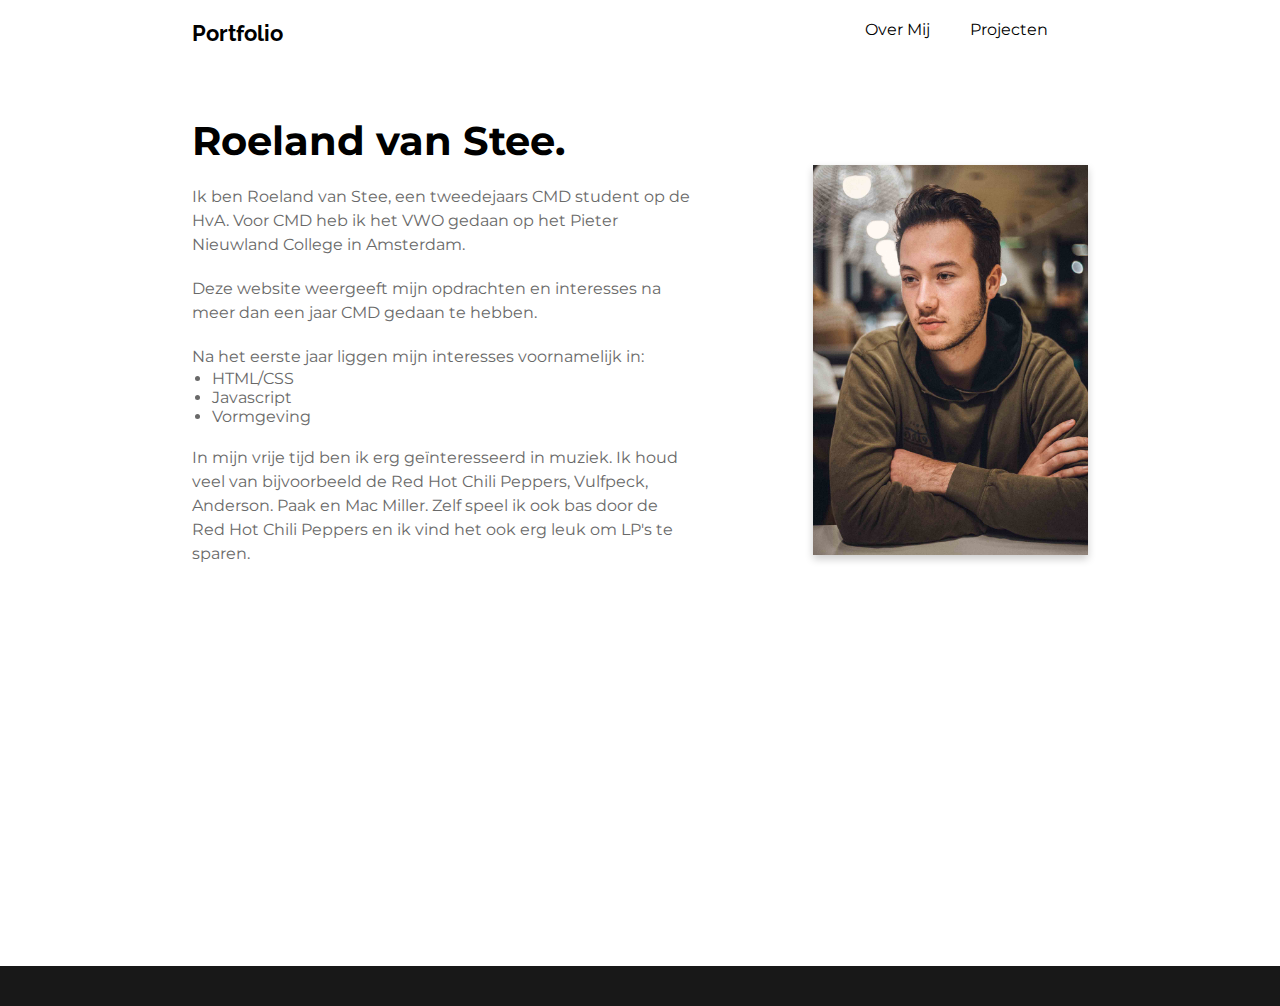
<file: index.html>
<!DOCTYPE html>
<html lang="nl">

<head>
    <meta charset="UTF-8">
    <meta content="width=device-width, initial-scale=1" name="viewport" />
    <meta name="theme-color" content="#999999" />
    <title>Portfolio</title>
    <link rel="stylesheet" href="style/style.css">
    <link href="https://fonts.googleapis.com/css?family=Montserrat" rel="stylesheet">
    <link href="https://fonts.googleapis.com/css?family=Raleway:400,700,700i,800&display=swap" rel="stylesheet">
</head>

<body>

    <header>
        <nav>
            <ul>
                <li id="portfolioMenu"><a href="index.html">Portfolio</a></li>
                <li><a href="index.html">Over Mij</a></li>
                <li><a href="projecten.html">Projecten</a></li>
            </ul>
        </nav>
    </header>


    <main>
        <section id="homeInfo">
            <h1>Roeland van Stee.</h1>
            <img src="img/mezelf.jpg" alt="roeland">
            <p>Ik ben Roeland van Stee, een tweedejaars CMD student op de HvA. Voor CMD heb ik het VWO gedaan op het Pieter Nieuwland College in Amsterdam.</p>
            <p> Deze website weergeeft mijn opdrachten en interesses na meer dan een jaar CMD gedaan te hebben. </p>
            <p>Na het eerste jaar liggen mijn interesses voornamelijk in:</p>
            <ul>
                <li>HTML/CSS</li>
                <li>Javascript</li>
                <li>Vormgeving</li>
            </ul>
            <p>In mijn vrije tijd ben ik erg geïnteresseerd in muziek. Ik houd veel van bijvoorbeeld de Red Hot Chili Peppers, Vulfpeck, Anderson. Paak en Mac Miller. Zelf speel ik ook bas door de Red Hot Chili Peppers en ik vind het ook erg leuk om LP's te sparen.</p>
        </section>
    </main>

    <footer id="footerHome">
    </footer>

</body>

</html>
</file>
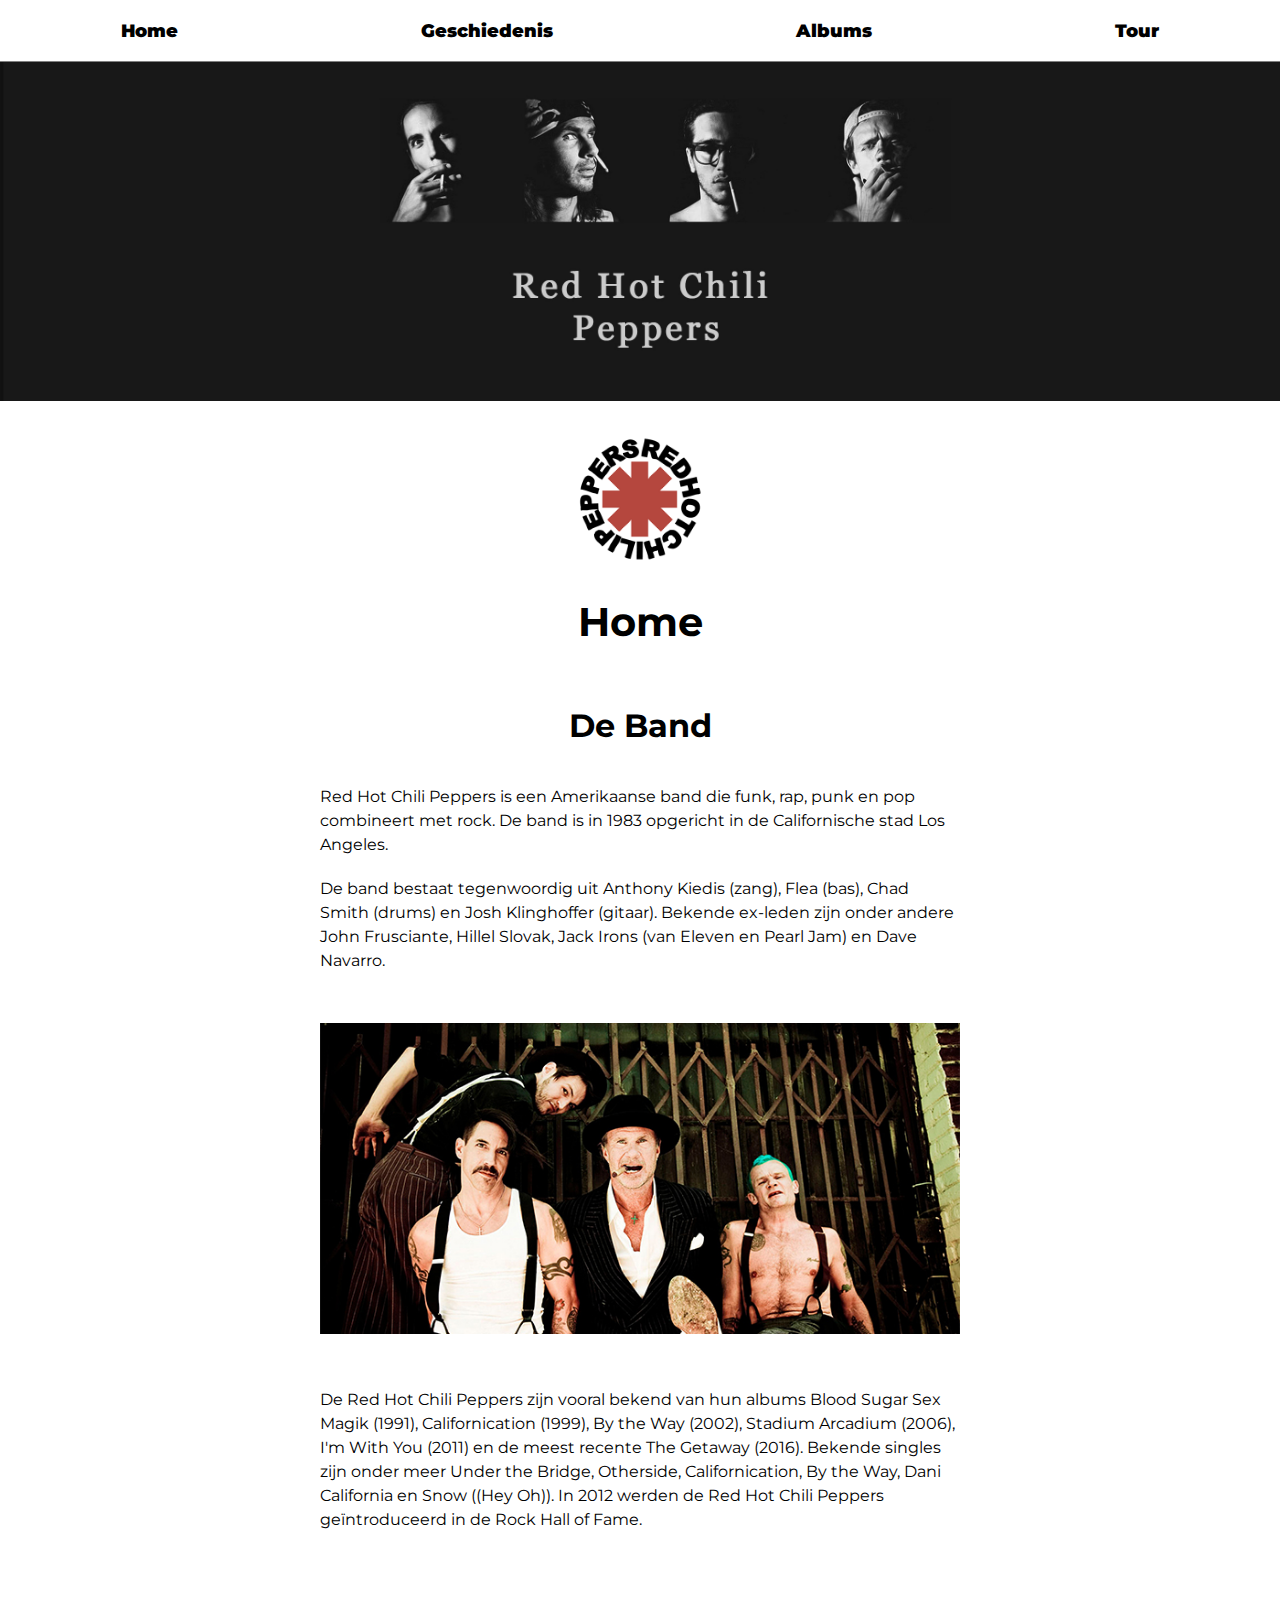
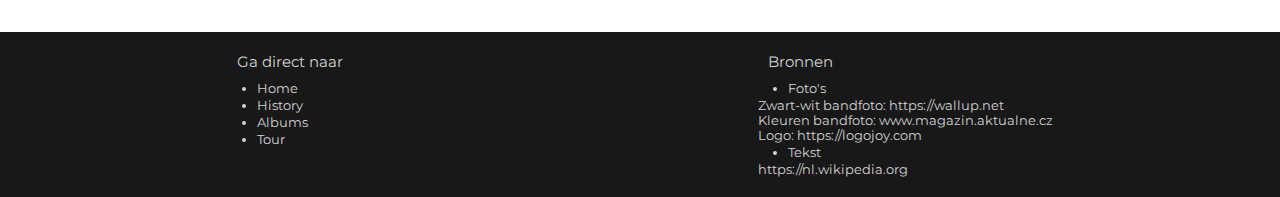
<file: internetstaandaarden/index.html>
<!DOCTYPE html>
<html lang="nl">

<head>
    <meta charset="UTF-8">
    <meta content="width=device-width, initial-scale=1" name="viewport" />
    <title>Red Hot Chili Peppers</title>
    <link rel="stylesheet" href="style/style.css">
    <link href="https://fonts.googleapis.com/css?family=Montserrat" rel="stylesheet">
</head>

<body>

    <header>
        <nav>
            <ul>
                <li><a href="index.html">Home</a></li>
                <li><a href="geschiedenis.html">Geschiedenis</a></li>
                <li><a href="albums.html">Albums</a></li>
                <li><a href="tour.html">Tour</a></li>
            </ul>
        </nav>
    </header>

    <main>

        <figure class="headerImg">
            <img src="img/heads_rhcp.jpg" alt="bandleden">
        </figure>

        <figure id="bandLogo">
            <img src="img/logo.png" alt="logo">
        </figure>

        <h1>Home</h1>

        <section id="homeInfo">
            <h2>De Band</h2>
            <p>Red Hot Chili Peppers is een Amerikaanse band die funk, rap, punk en pop combineert met rock. De band is in 1983 opgericht in de Californische stad Los Angeles.</p>

            <p>De band bestaat tegenwoordig uit Anthony Kiedis (zang), Flea (bas), Chad Smith (drums) en Josh Klinghoffer (gitaar). Bekende ex-leden zijn onder andere John Frusciante, Hillel Slovak, Jack Irons (van Eleven en Pearl Jam) en Dave Navarro.</p>

            <img src="img/rhcp_modern.jpg" alt="Red Hot Chili Peppers currently">

            <p>De Red Hot Chili Peppers zijn vooral bekend van hun albums Blood Sugar Sex Magik (1991), Californication (1999), By the Way (2002), Stadium Arcadium (2006), I'm With You (2011) en de meest recente The Getaway (2016). Bekende singles zijn onder meer Under the Bridge, Otherside, Californication, By the Way, Dani California en Snow ((Hey Oh)). In 2012 werden de Red Hot Chili Peppers geïntroduceerd in de Rock Hall of Fame.</p>
        </section>

    </main>

    <footer>
       <!--Zet de ul's in 2 sections-->
        <ul>
            <li class="ulHead">Ga direct naar</li>
            <li><a href="index.html">Home</a></li>
            <li><a href="geschiedenis.html">History</a></li>
            <li><a href="albums.html">Albums</a></li>
            <li><a href="tour.html">Tour</a></li>
        </ul>

        <ul>
            <li class="ulHead">Bronnen
            <li>Foto's
            <li class="footerBron">Zwart-wit bandfoto: <a href="https://wallup.net/red-hot-chili-peppers-music-2/" target="_blank">https://wallup.net</a></li>
            <li class="footerBron">Kleuren bandfoto: <a href="https://magazin.aktualne.cz/kultura/hudba/red-hoti-povili-dinosauri-vejce-kravitz-homunkula/r~i:article:713472/?redirected=1540752618" target="_blank">www.magazin.aktualne.cz</a></li>
            <li class="footerBron">Logo: <a href="https://logojoy.com/rhcp/" target="_blank">https://logojoy.com</a></li>
            <li>Tekst</li>
            <li class="footerBron"><a href="https://nl.wikipedia.org/wiki/Red_Hot_Chili_Peppers" target="_blank">https://nl.wikipedia.org</a></li>
        </ul>
    </footer>

</body>
</html>
</file>
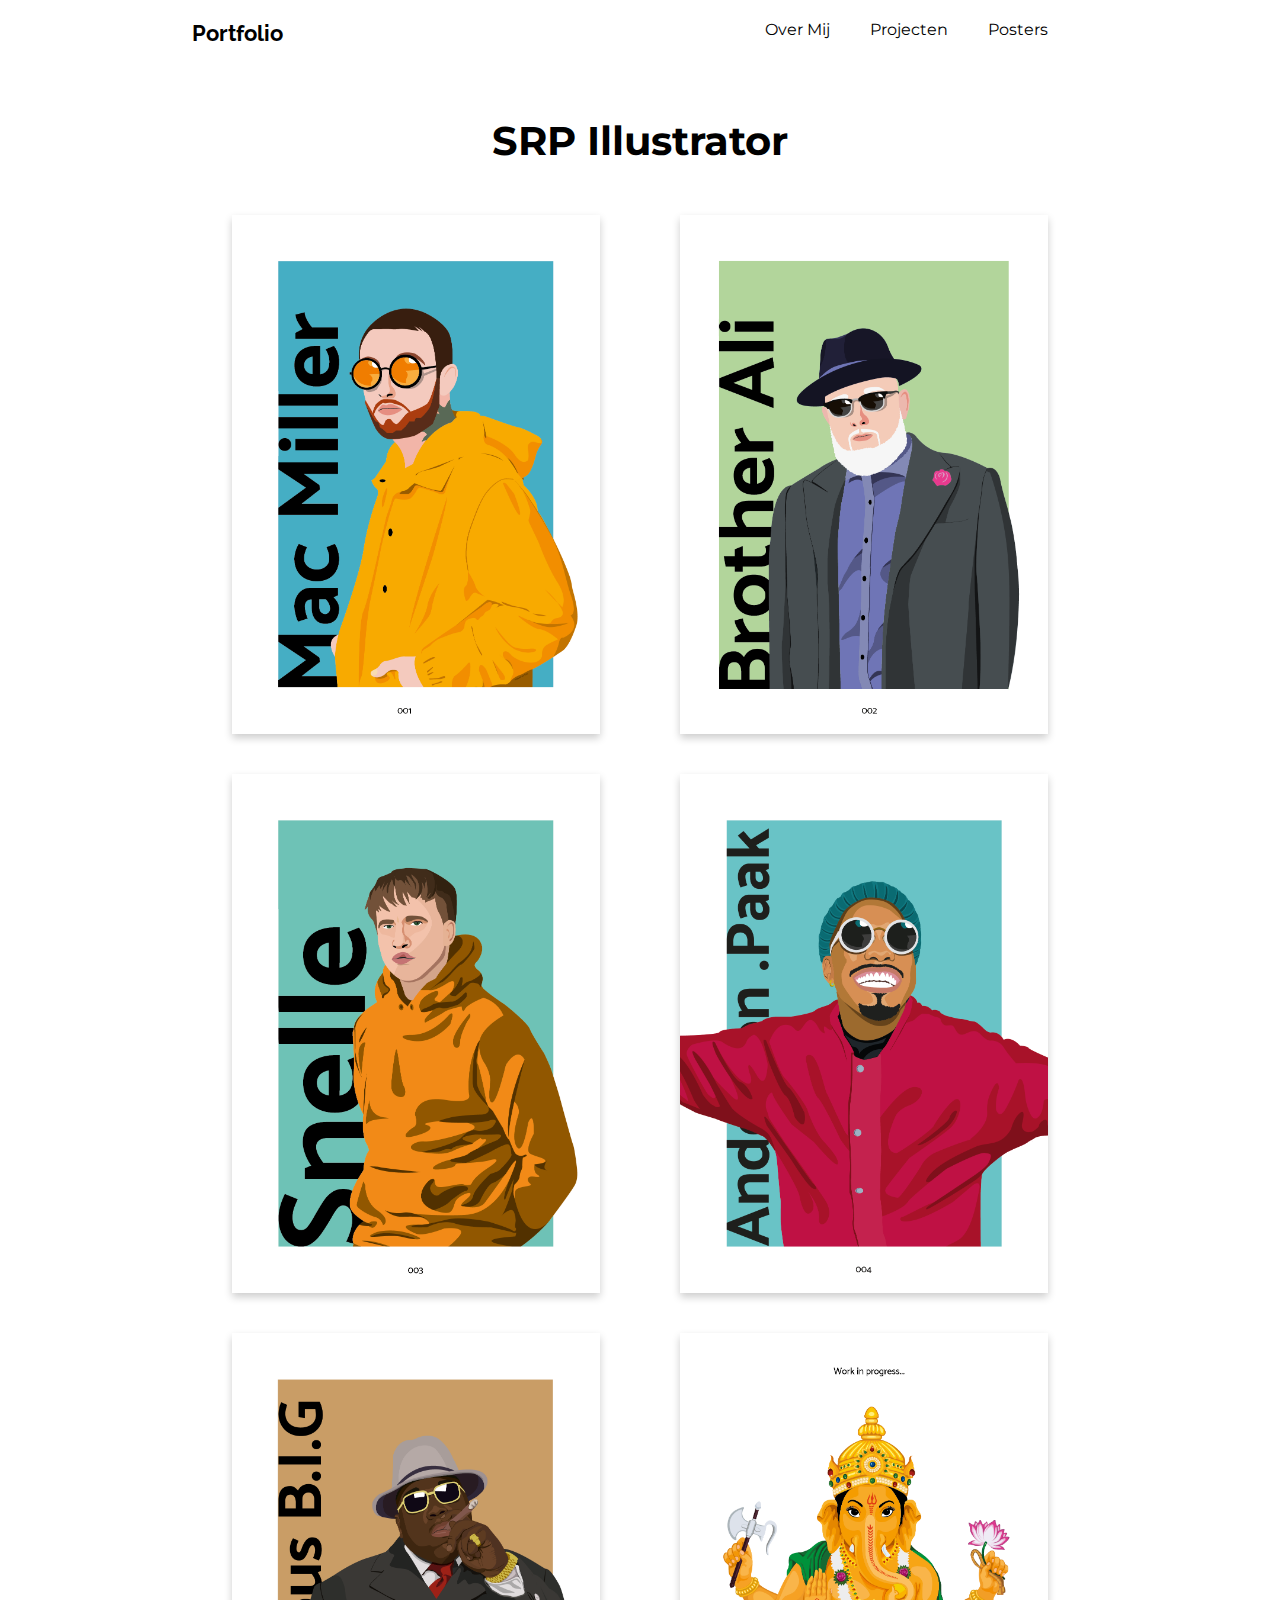
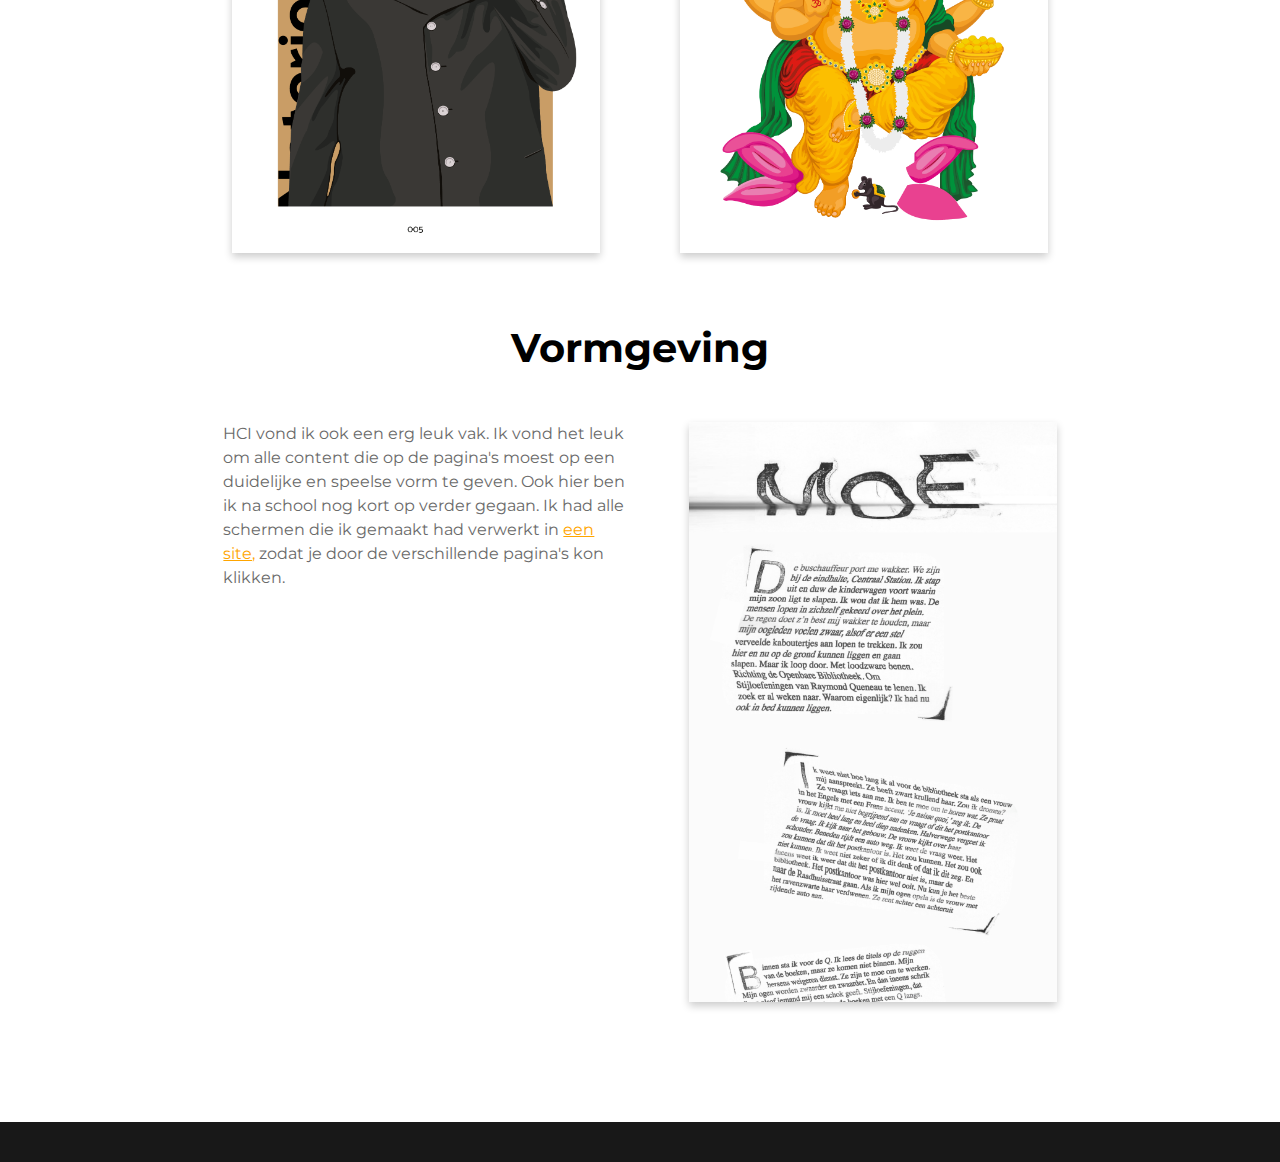
<file: posters.html>
<!DOCTYPE html>
<html lang="nl">

<head>
    <meta charset="UTF-8">
    <meta content="width=device-width, initial-scale=1" name="viewport" />
    <meta name="theme-color" content="#999999" />
    <title>Portfolio</title>
    <link rel="stylesheet" href="style/style.css">
    <link href="https://fonts.googleapis.com/css?family=Montserrat" rel="stylesheet">
    <link href="https://fonts.googleapis.com/css?family=Raleway:400,700,700i,800&display=swap" rel="stylesheet">
</head>

<body>

    <header>
        <nav>
            <ul>
                <li id="portfolioMenu"><a href="index.html">Portfolio</a></li>
                <li><a href="index.html">Over Mij</a></li>
                <li><a href="projecten.html">Projecten</a></li>
                <li><a href="posters.html">Posters</a></li>
            </ul>
        </nav>
    </header>

    <main>
        <h1>SRP Illustrator</h1>
        <div class="posters">
            <img class="illustrator" src="img/mac.png" alt="mac miller">
            <img class="illustrator" src="img/brother.png" alt="brother ali">
            <img class="illustrator" src="img/snelle.png" alt="snelle">
            <img class="illustrator" src="img/anderson.png" alt="anderson paak">
            <img class="illustrator" src="img/biggie.png" alt="biggie">
            <img class="illustrator" src="img/ganesha.png" alt="ganesha">
        </div>

        <h1>Vormgeving</h1>
        <div class="posters">
            <p>HCI vond ik ook een erg leuk vak. Ik vond het leuk om alle content die op de pagina's moest op een duidelijke en speelse vorm te geven. Ook hier ben ik na school nog kort op verder gegaan. Ik had alle schermen die ik gemaakt had verwerkt in <a href="frontend/index.html" target="_blank">een site,</a> zodat je door de verschillende pagina's kon klikken.</p>
            <img class="illustrator" src="img/moe2.png" alt="moe">
        </div>
    </main>

    <footer>
    </footer>

</body>

</html>
</file>
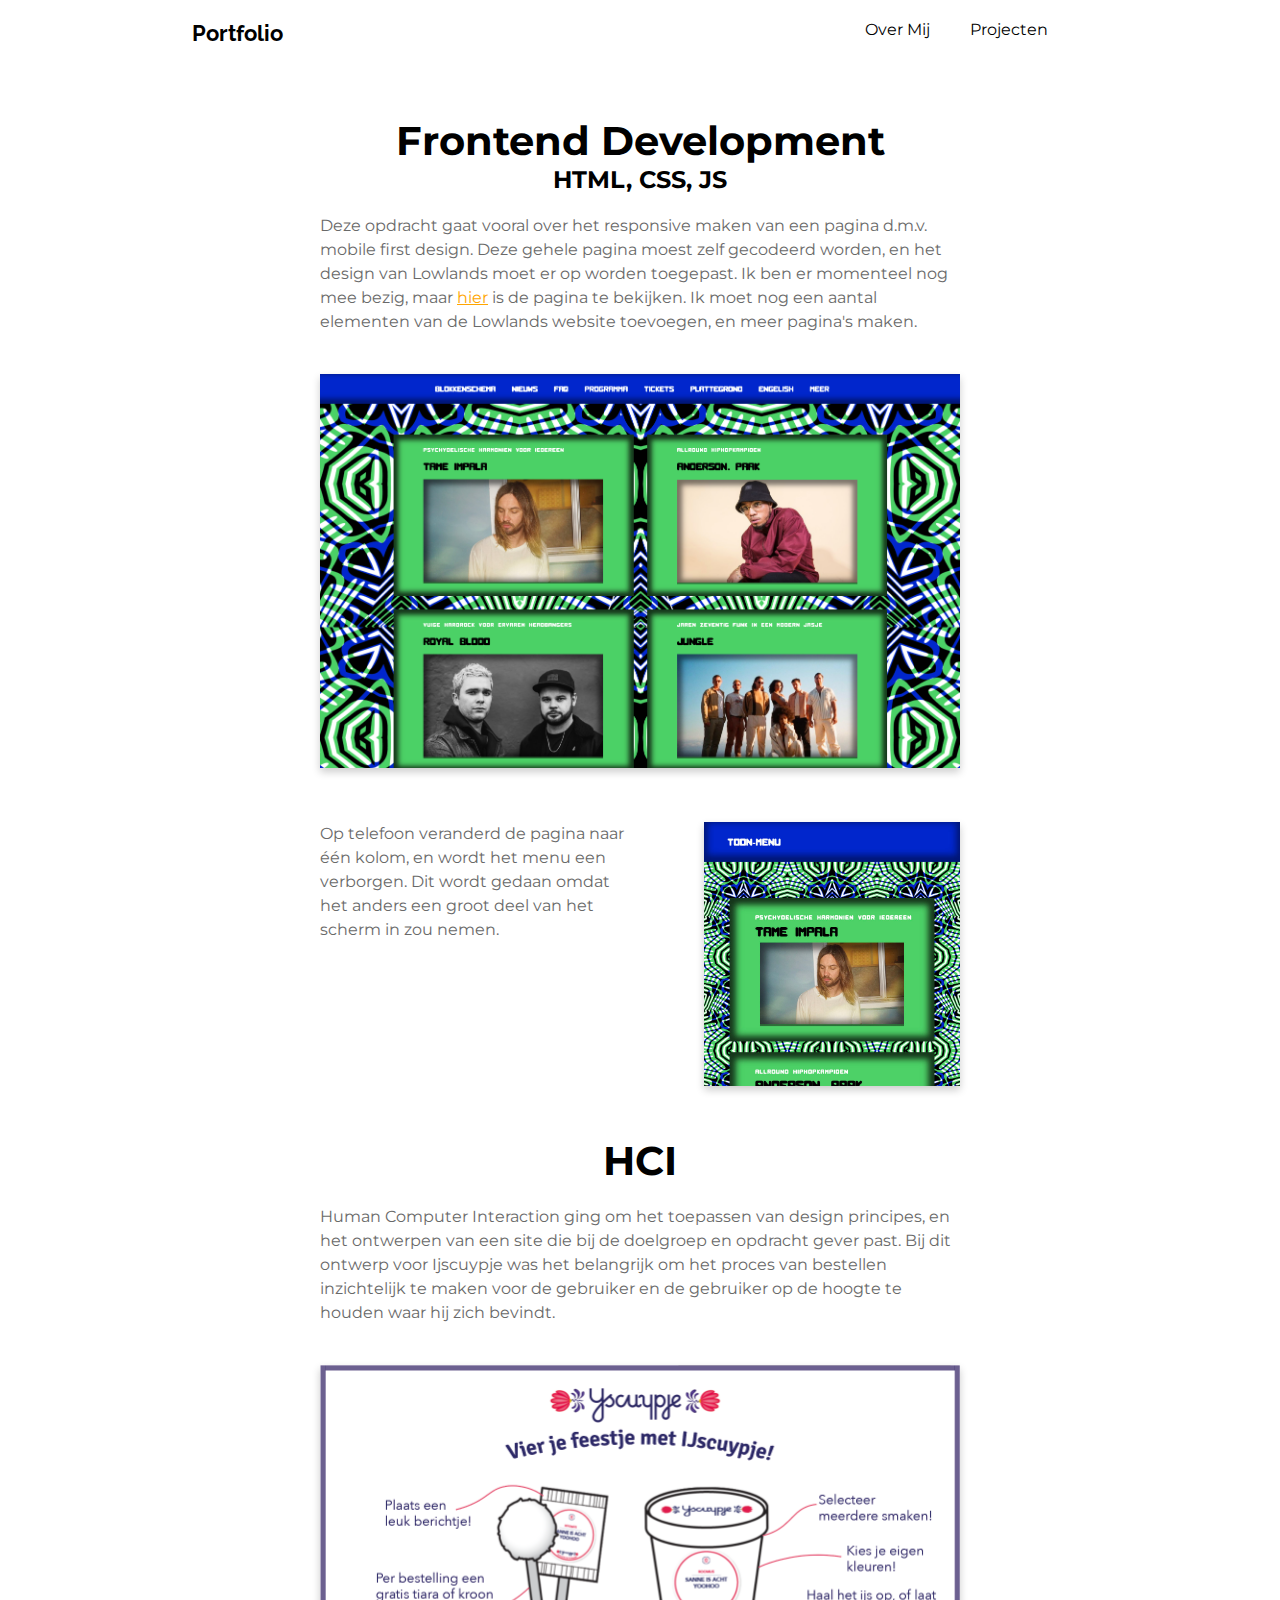
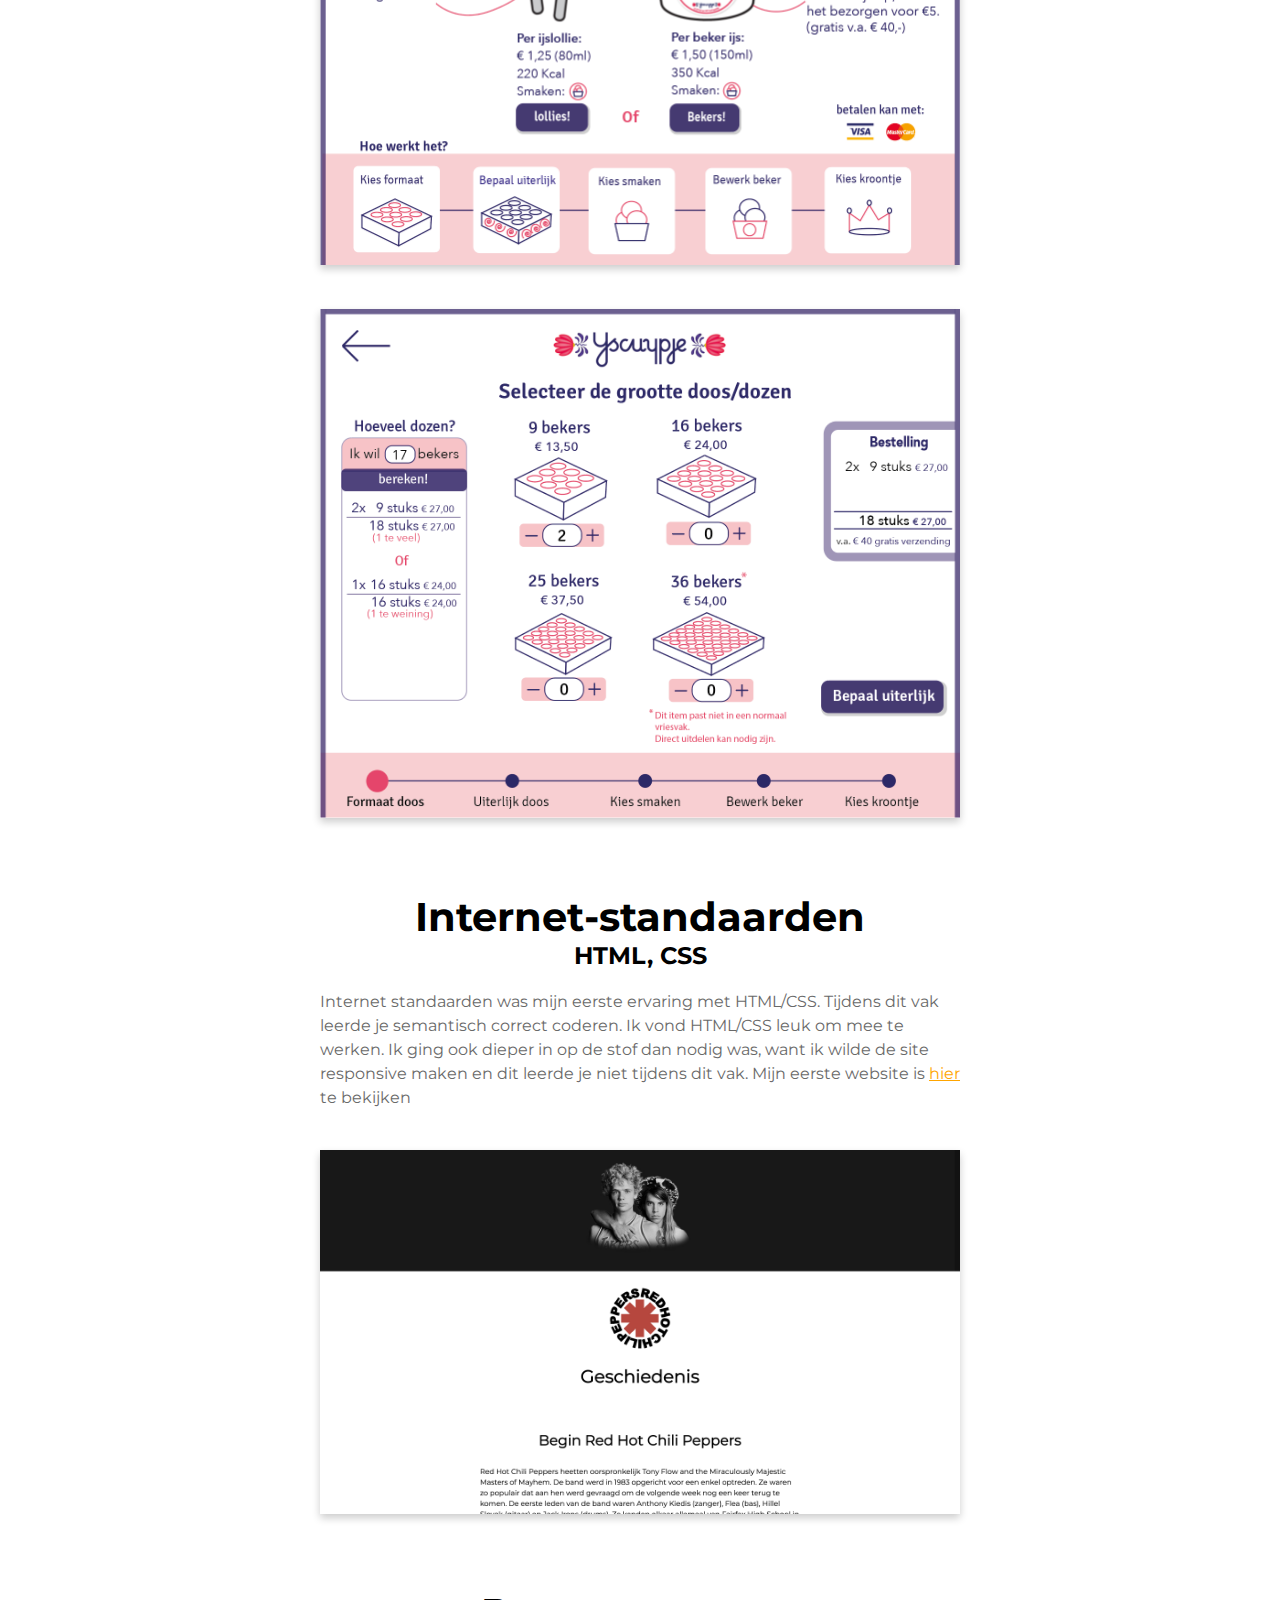
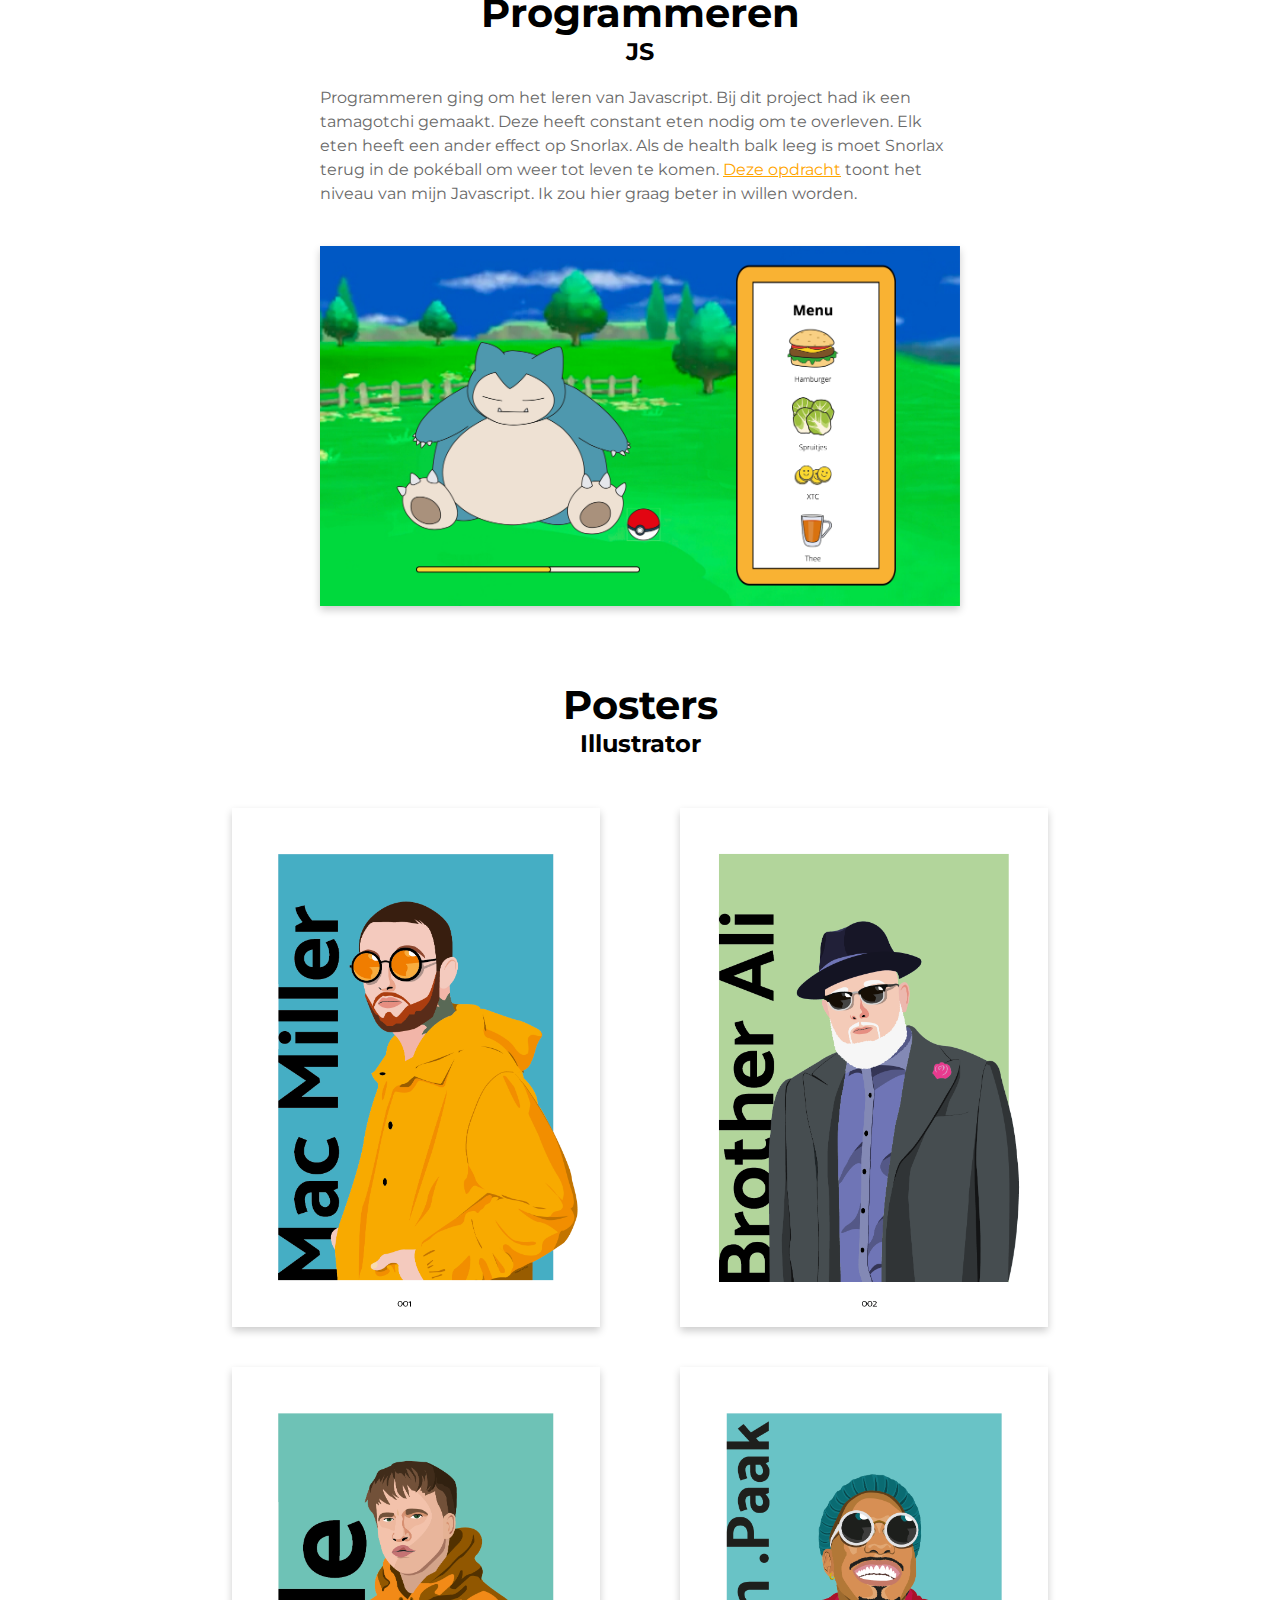
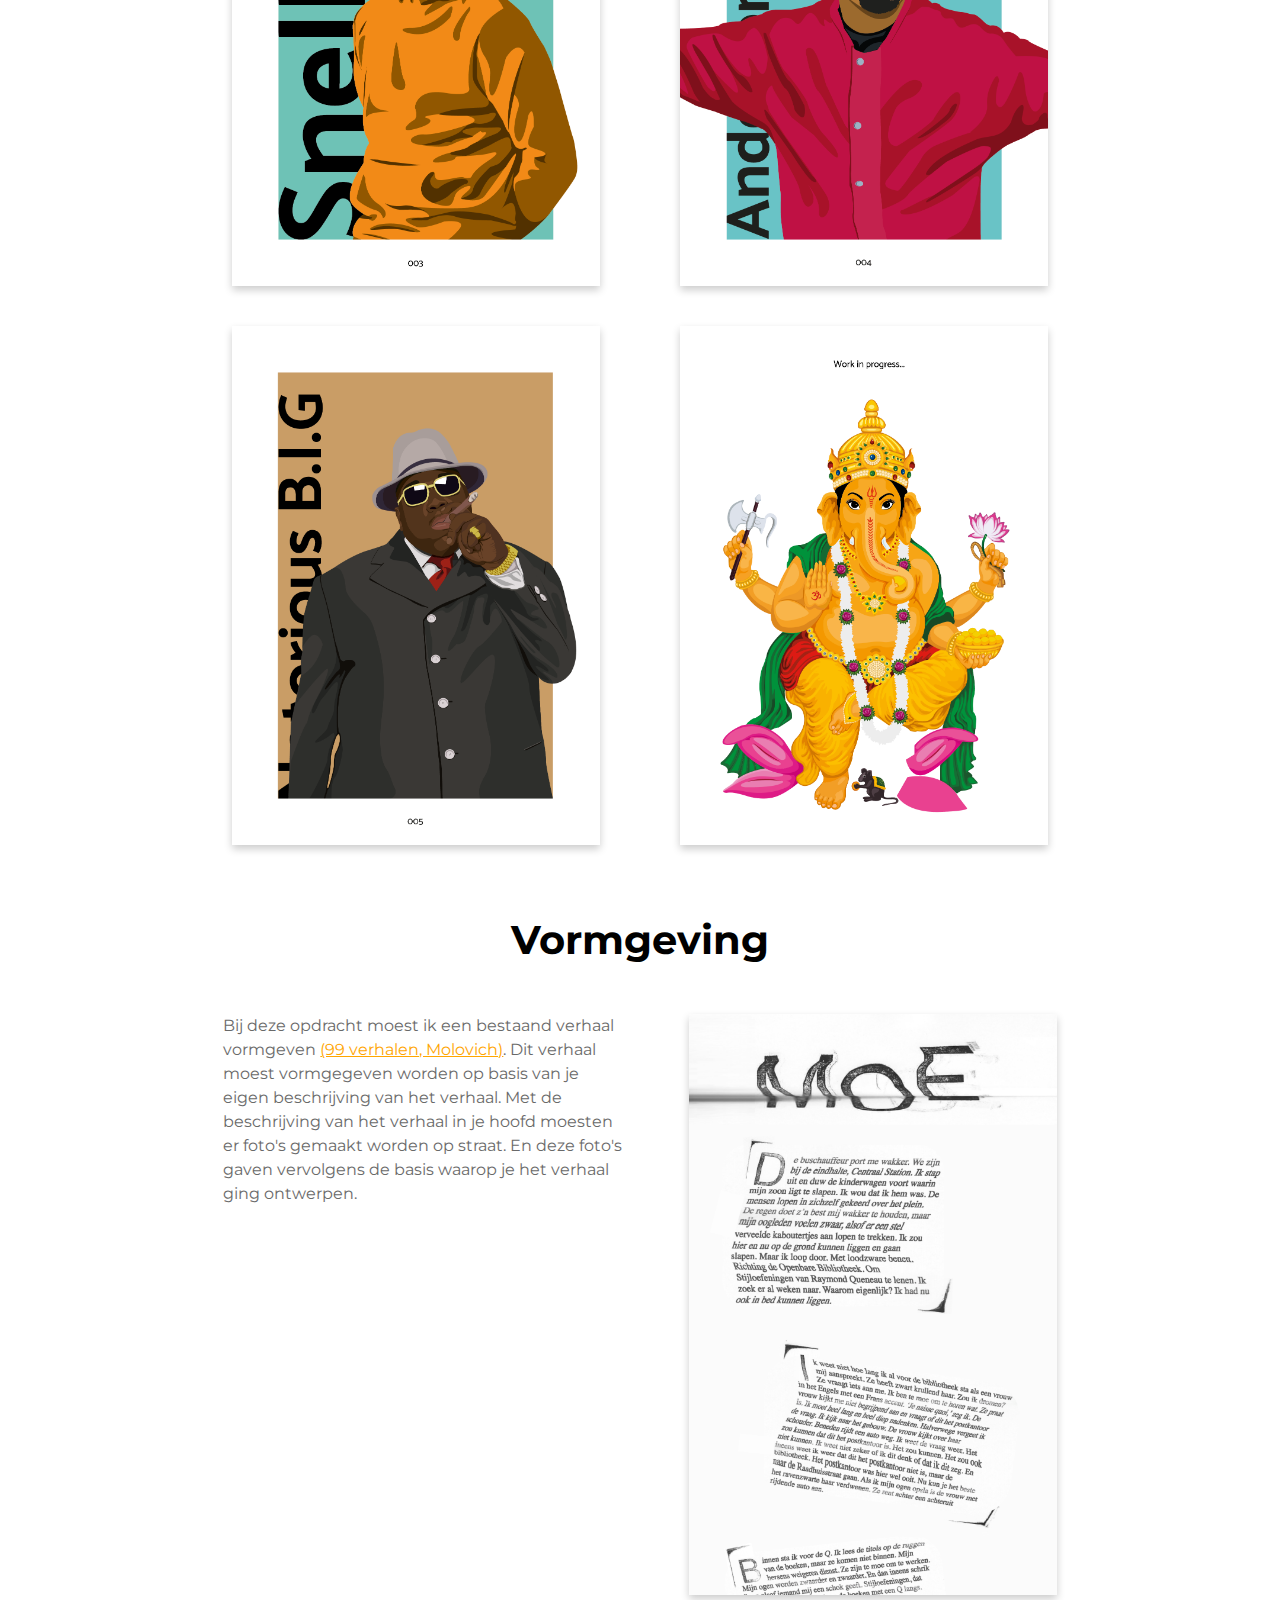
<file: projecten.html>
<!DOCTYPE html>
<html lang="nl">

<head>
    <meta charset="UTF-8">
    <meta content="width=device-width, initial-scale=1" name="viewport" />
    <meta name="theme-color" content="#999999" />
    <title>Portfolio</title>
    <link rel="stylesheet" href="style/style.css">
    <link href="https://fonts.googleapis.com/css?family=Montserrat" rel="stylesheet">
    <link href="https://fonts.googleapis.com/css?family=Raleway:400,700,700i,800&display=swap" rel="stylesheet">
</head>

<body>

    <header>
        <nav>
            <ul>
                <li id="portfolioMenu"><a href="index.html">Portfolio</a></li>
                <li><a href="index.html">Over Mij</a></li>
                <li><a href="projecten.html">Projecten</a></li>
            </ul>
        </nav>
    </header>


    <main>
        <section>
            <h1>Frontend Development</h1>
            <h2>HTML, CSS, JS</h2>
            <p>Deze opdracht gaat vooral over het responsive maken van een pagina d.m.v. mobile first design. Deze gehele pagina moest zelf gecodeerd worden, en het design van Lowlands moet er op worden toegepast. Ik ben er momenteel nog mee bezig, maar <a href="frontend/index.html" target="_blank">hier</a> is de pagina te bekijken. Ik moet nog een aantal elementen van de Lowlands website toevoegen, en meer pagina's maken.</p>

            <img src="img/lowlandsLap.png" alt="lowlands computer">

            <div id="lowlandsTel">
                <p>Op telefoon veranderd de pagina naar één kolom, en wordt het menu een verborgen. Dit wordt gedaan omdat het anders een groot deel van het scherm in zou nemen.</p>
                <img src="img/lowlandsTel.jpg" alt="lowlands mobiel">
            </div>
        </section>

        <section>
            <h1>HCI</h1>
            <p>Human Computer Interaction ging om het toepassen van design principes, en het ontwerpen van een site die bij de doelgroep en opdracht gever past. Bij dit ontwerp voor Ijscuypje was het belangrijk om het proces van bestellen inzichtelijk te maken voor de gebruiker en de gebruiker op de hoogte te houden waar hij zich bevindt.</p>

            <img src="img/ijscuypje.png" alt="hci project">
            <img src="img/ijscuypje2.png" alt="hci project2">
        </section>

        <section>
            <h1>Internet-standaarden</h1>
            <h2>HTML, CSS</h2>
            <p>Internet standaarden was mijn eerste ervaring met HTML/CSS. Tijdens dit vak leerde je semantisch correct coderen. Ik vond HTML/CSS leuk om mee te werken. Ik ging ook dieper in op de stof dan nodig was, want ik wilde de site responsive maken en dit leerde je niet tijdens dit vak. Mijn eerste website is <a href="internetstaandaarden/index.html" target="_blank">hier</a> te bekijken</p>

            <img src="img/internetstandaarden.png" alt="internetstandaarden site">
        </section>

        <section>
            <h1>Programmeren</h1>
            <h2>JS</h2>
            <p>Programmeren ging om het leren van Javascript. Bij dit project had ik een tamagotchi gemaakt. Deze heeft constant eten nodig om te overleven. Elk eten heeft een ander effect op Snorlax. Als de health balk leeg is moet Snorlax terug in de pokéball om weer tot leven te komen. <a href="programmeren/snorlax.html" target="_blank">Deze opdracht</a> toont het niveau van mijn Javascript. Ik zou hier graag beter in willen worden.</p>

            <img src="img/programmeren.png" alt="eerste js opdracht">
        </section>

        <h1>Posters</h1>
        <h2>Illustrator</h2>
        <div class="posters">
            <img class="illustrator" src="img/mac.png" alt="mac miller">
            <img class="illustrator" src="img/brother.png" alt="brother ali">
            <img class="illustrator" src="img/snelle.png" alt="snelle">
            <img class="illustrator" src="img/anderson.png" alt="anderson paak">
            <img class="illustrator" src="img/biggie.png" alt="biggie">
            <img class="illustrator" src="img/ganesha.png" alt="ganesha">
        </div>

        <h1>Vormgeving</h1>
        <div class="posters">
            <p>Bij deze opdracht moest ik een bestaand verhaal vormgeven <a href="https://nurksmagazine.nl/2011/03/stijloefeningen-38-moe/" target="_blank">(99 verhalen, Molovich)</a>. Dit verhaal moest vormgegeven worden op basis van je eigen beschrijving van het verhaal. Met de beschrijving van het verhaal in je hoofd moesten er foto's gemaakt worden op straat. En deze foto's gaven vervolgens de basis waarop je het verhaal ging ontwerpen.</p>
            <img class="illustrator" src="img/moe2.png" alt="moe">
        </div>

    </main>

    <footer>
    </footer>

</body>
</file>
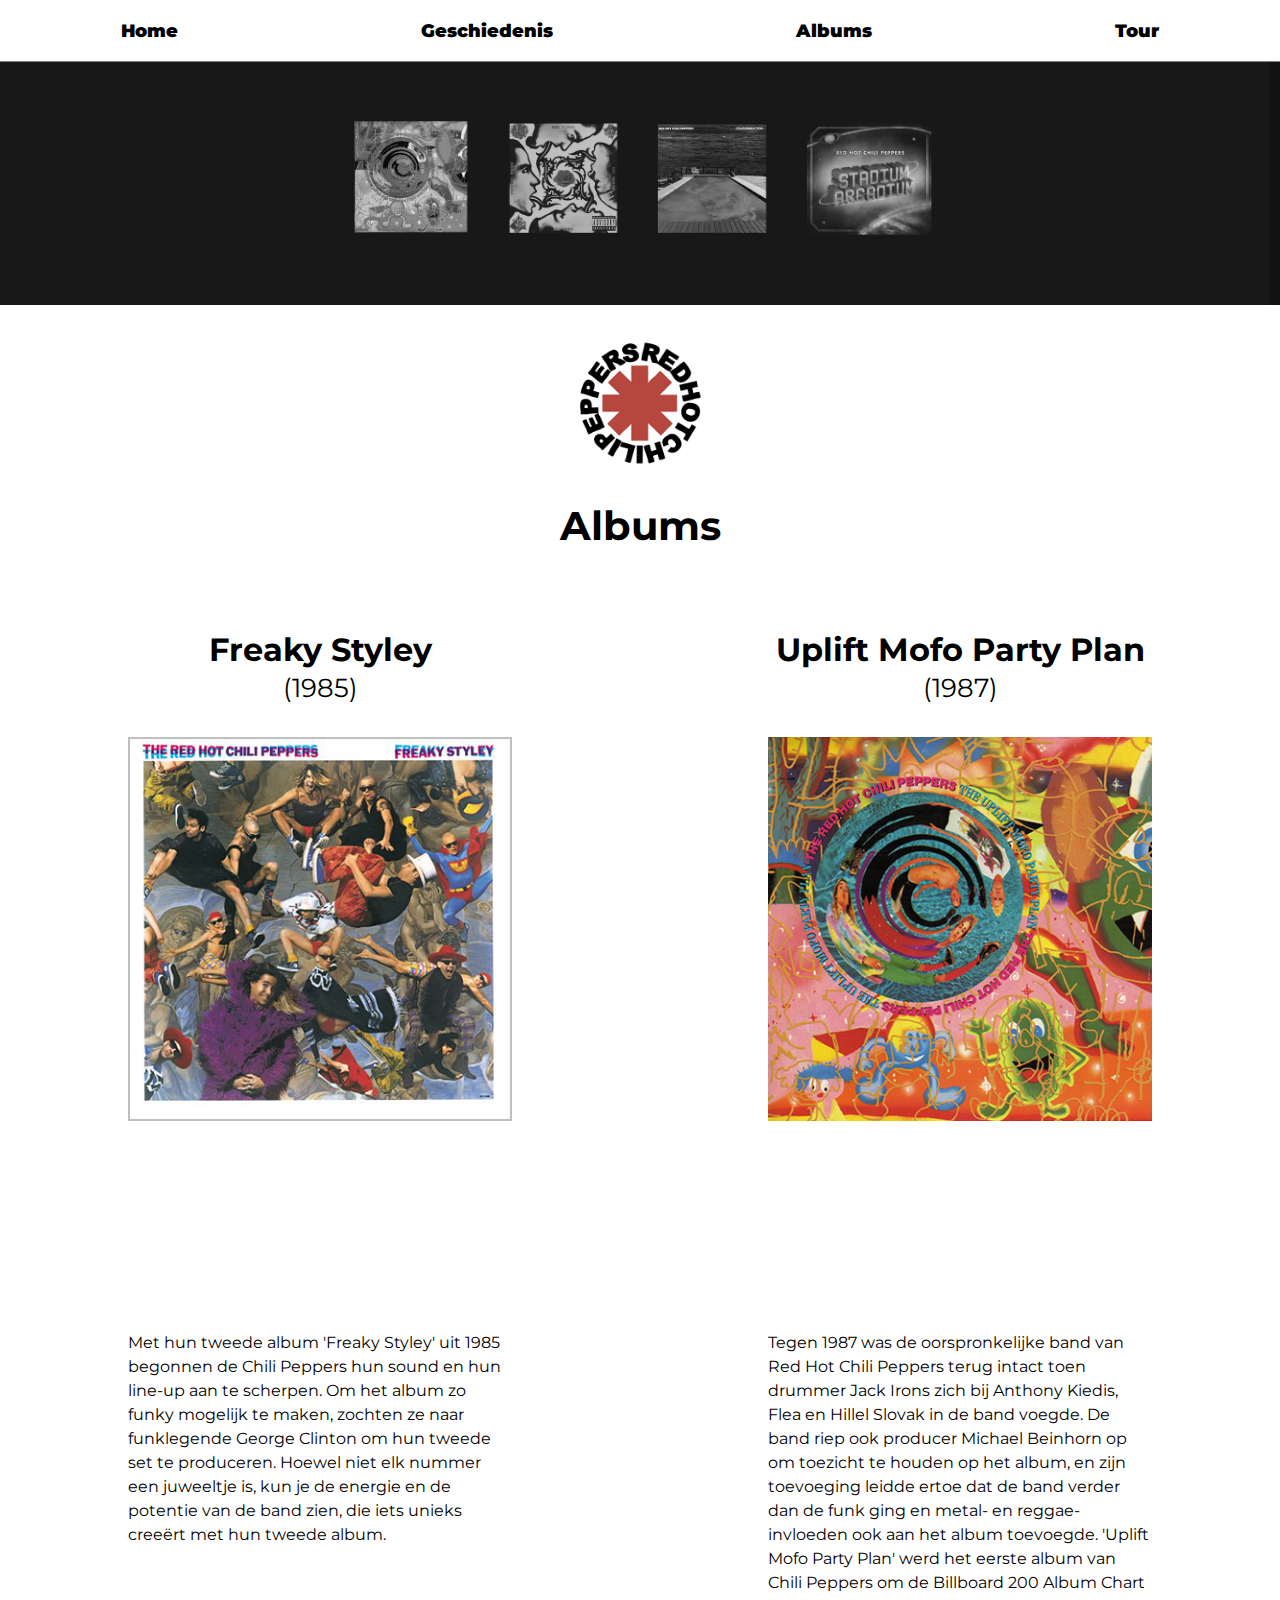
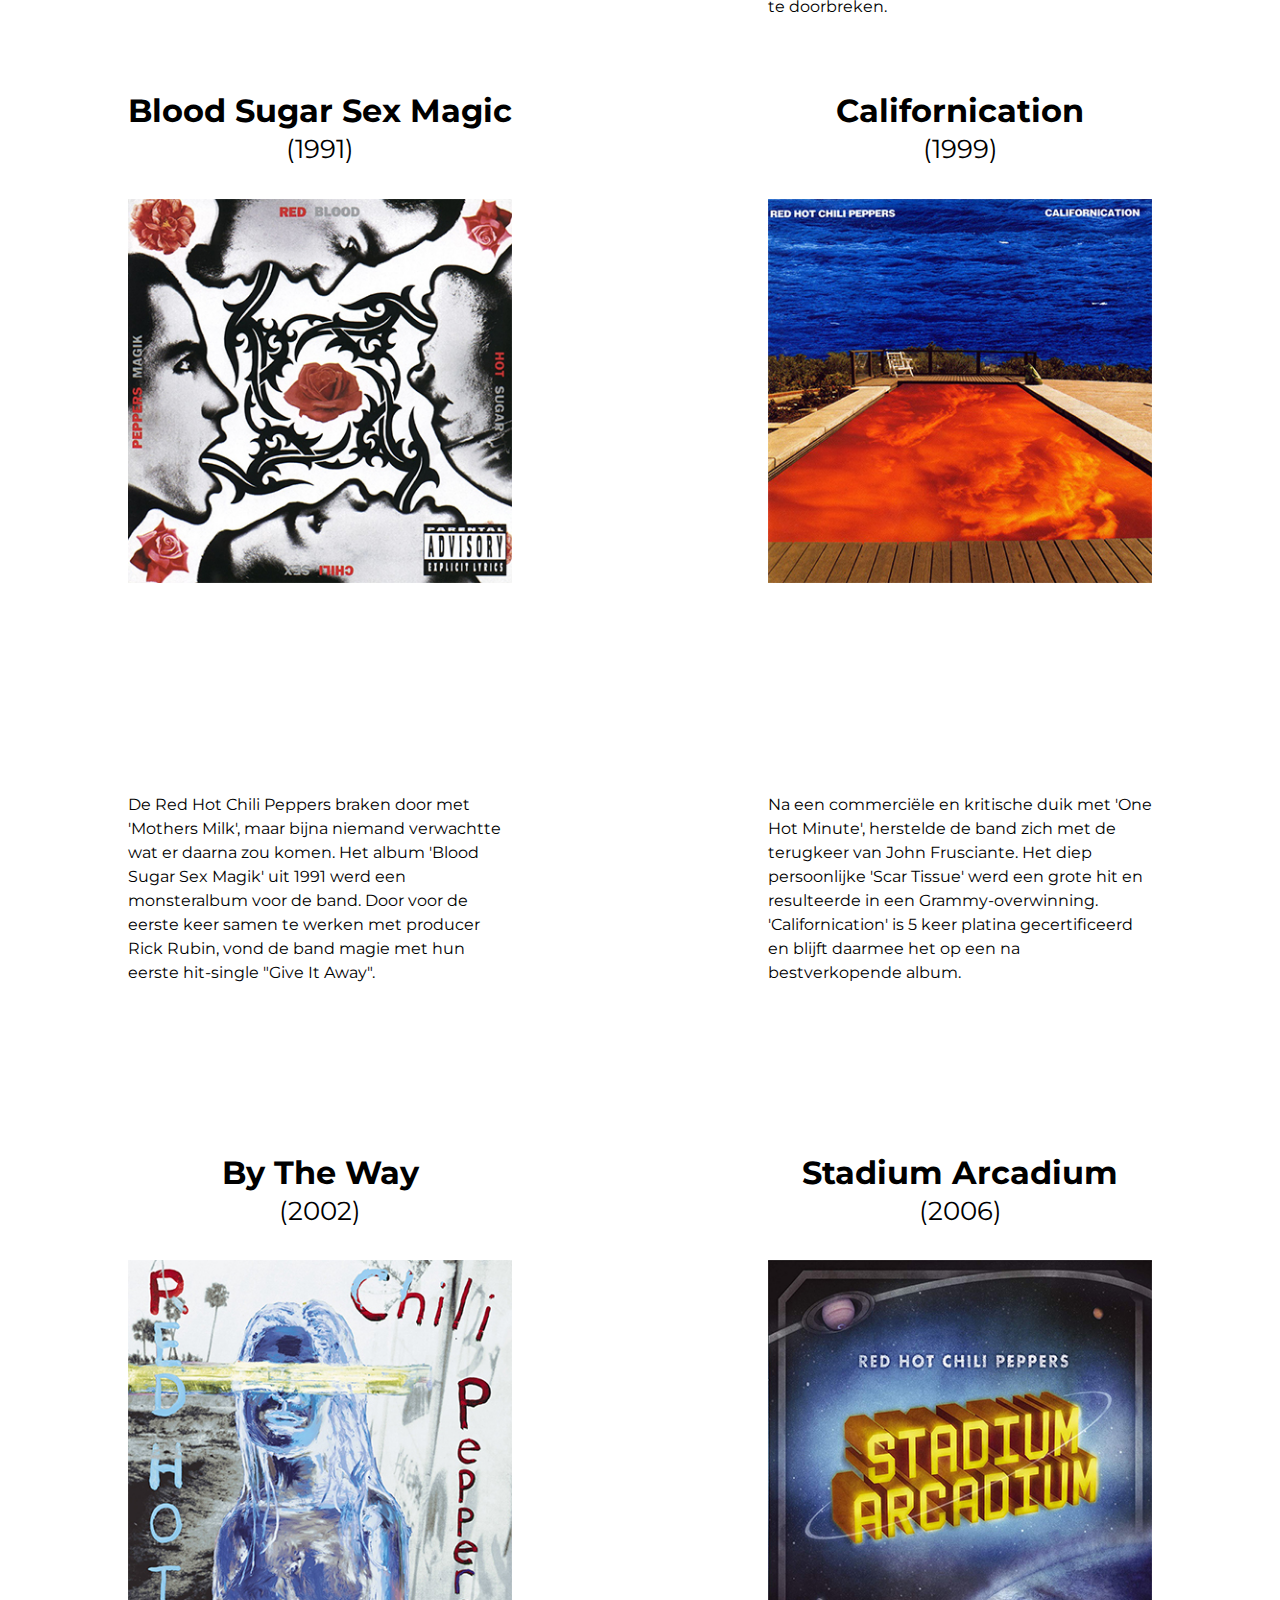
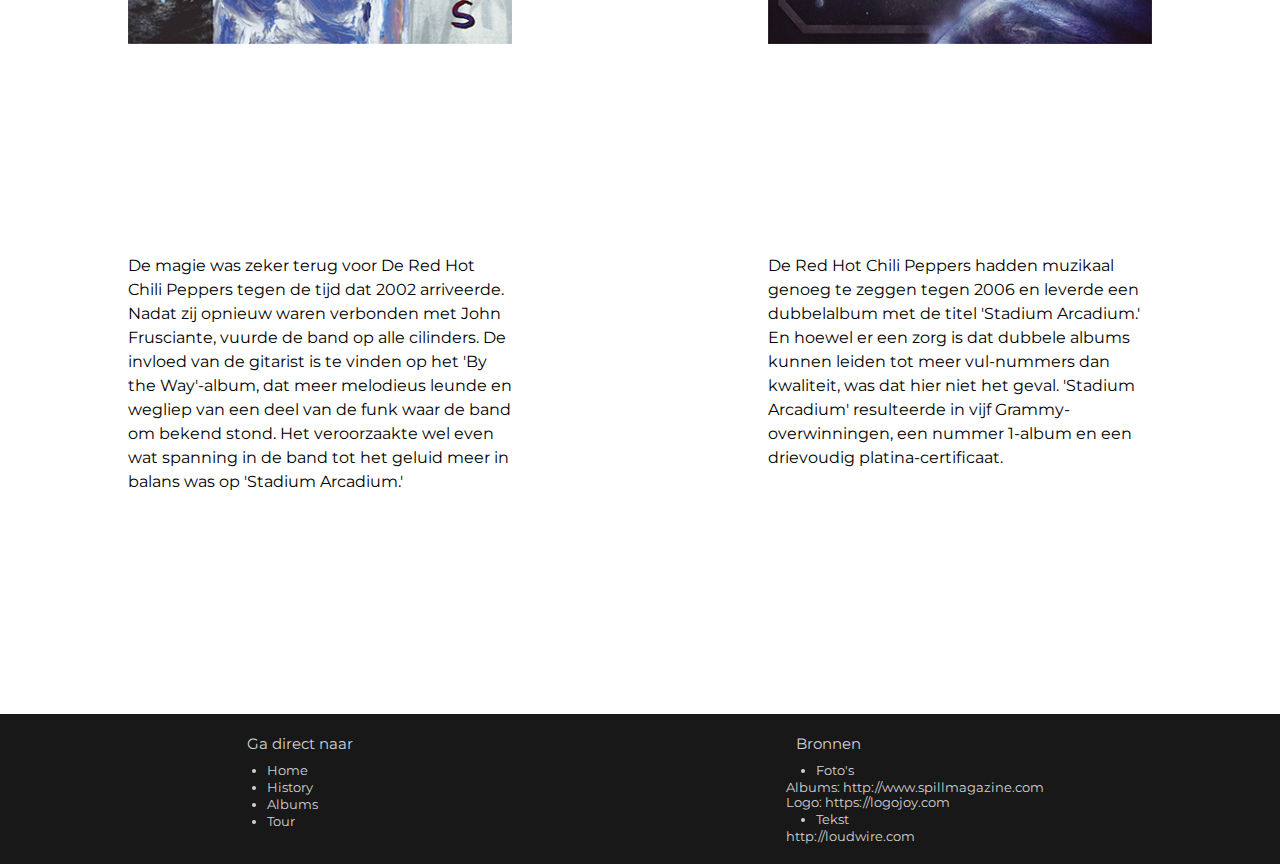
<file: internetstaandaarden/albums.html>
<!DOCTYPE html>
<html lang="nl">

<head>
    <meta charset="UTF-8">
    <meta content="width=device-width, initial-scale=1" name="viewport" />
    <title>Red Hot Chili Peppers</title>
    <link rel="stylesheet" href="style/style.css">
    <link href="https://fonts.googleapis.com/css?family=Montserrat" rel="stylesheet">
</head>

<body>

    <header>
        <nav>
            <ul>
                <li><a href="index.html">Home</a></li>
                <li><a href="geschiedenis.html">Geschiedenis</a></li>
                <li><a href="albums.html">Albums</a></li>
                <li><a href="tour.html">Tour</a></li>
            </ul>
        </nav>
    </header>

    <main>

        <figure class="headerImg">
            <img src="img/albums.jpg" alt="bandleden">
        </figure>

        <figure id="bandLogo">
            <img src="img/logo.png" alt="logo">
        </figure>

        <article>
            <h1 id="h1Albums">Albums</h1>

            <div id="albumDiv">
                <section class="albumInfo">
                    <h2>Freaky Styley</h2>
                    <p class="albumYear">(1985)</p>
                    <figure class="albumCover">
                        <img src="img/freaky_styley.jpg" alt="uplift-mofo-partyplan">
                    </figure>
                    <iframe src="https://open.spotify.com/embed/album/10Oqhoq2akSJnurJOPk8xT"></iframe>
                    <!--p heeft eigen id om de height te kunnen toepassen bij @media, anders geeft hij elke p dezelfde height-->
                    <p id="pFreakystyley">Met hun tweede album 'Freaky Styley' uit 1985 begonnen de Chili Peppers hun sound en hun line-up aan te scherpen. Om het album zo funky mogelijk te maken, zochten ze naar funklegende George Clinton om hun tweede set te produceren. Hoewel niet elk nummer een juweeltje is, kun je de energie en de potentie van de band zien, die iets unieks creeërt met hun tweede album.</p>
                </section>

                <section class="albumInfo">
                    <h2>Uplift Mofo Party Plan</h2>
                    <p class="albumYear">(1987)</p>
                    <figure class="albumCover">
                        <img src="img/upliftmofopartyplan.jpg" alt="uplift-mofo-partyplan">
                    </figure>
                    <iframe src="https://open.spotify.com/embed/album/3rHJQrfEcBeSaLPuLwKR6F"></iframe>
                    <!--p heeft eigen id om de height te kunnen toepassen bij @media, anders geeft hij elke p dezelfde height-->
                    <p id="pUMPP">Tegen 1987 was de oorspronkelijke band van Red Hot Chili Peppers terug intact toen drummer Jack Irons zich bij Anthony Kiedis, Flea en Hillel Slovak in de band voegde. De band riep ook producer Michael Beinhorn op om toezicht te houden op het album, en zijn toevoeging leidde ertoe dat de band verder dan de funk ging en metal- en reggae-invloeden ook aan het album toevoegde. 'Uplift Mofo Party Plan' werd het eerste album van Chili Peppers om de Billboard 200 Album Chart te doorbreken.</p>
                </section>

                <section class="albumInfo">
                    <h2>Blood Sugar Sex Magic</h2>
                    <p class="albumYear">(1991)</p>
                    <figure class="albumCover">
                        <img src="img/bssm.jpg" alt="blood-sugar-sex-magic">
                    </figure>
                    <iframe src="https://open.spotify.com/embed/album/30Perjew8HyGkdSmqguYyg"></iframe>
                    <!--p heeft eigen id om de height te kunnen toepassen bij @media, anders geeft hij elke p dezelfde height-->
                    <p id="pBSSM">De Red Hot Chili Peppers braken door met 'Mothers Milk', maar bijna niemand verwachtte wat er daarna zou komen. Het album 'Blood Sugar Sex Magik' uit 1991 werd een monsteralbum voor de band. Door voor de eerste keer samen te werken met producer Rick Rubin, vond de band magie met hun eerste hit-single "Give It Away".</p>
                </section>

                <section class="albumInfo">
                    <h2>Californication</h2>
                    <p class="albumYear">(1999)</p>
                    <figure class="albumCover">
                        <img src="img/californiacation.jpg" alt="californiacation">
                    </figure>
                    <iframe src="https://open.spotify.com/embed/album/2Y9IRtehByVkegoD7TcLfi"></iframe>
                    <!--p heeft eigen id om de height te kunnen toepassen bij @media, anders geeft hij elke p dezelfde height-->
                    <p id="pCaliforniacation">Na een commerciële en kritische duik met 'One Hot Minute', herstelde de band zich met de terugkeer van John Frusciante. Het diep persoonlijke 'Scar Tissue' werd een grote hit en resulteerde in een Grammy-overwinning. 'Californication' is 5 keer platina gecertificeerd en blijft daarmee het op een na bestverkopende album.</p>
                </section>

                <section class="albumInfo">
                    <h2>By The Way</h2>
                    <p class="albumYear">(2002)</p>
                    <figure class="albumCover">
                        <img src="img/by_the_way.jpg" alt="by the way">
                    </figure>
                    <iframe src="https://open.spotify.com/embed/album/6deiaArbeoqp1xPEGdEKp1"></iframe>
                    <!--p heeft eigen id om de height te kunnen toepassen bij @media, anders geeft hij elke p dezelfde height-->
                    <p id="pBTW">De magie was zeker terug voor De Red Hot Chili Peppers tegen de tijd dat 2002 arriveerde. Nadat zij opnieuw waren verbonden met John Frusciante, vuurde de band op alle cilinders. De invloed van de gitarist is te vinden op het 'By the Way'-album, dat meer melodieus leunde en wegliep van een deel van de funk waar de band om bekend stond. Het veroorzaakte wel even wat spanning in de band tot het geluid meer in balans was op 'Stadium Arcadium.'</p>
                </section>

                <section class="albumInfo">
                    <h2>Stadium Arcadium</h2>
                    <p class="albumYear">(2006)</p>
                    <figure class="albumCover">
                        <img src="img/stadium_arcadium.jpg" alt="stadium-arcadium">
                    </figure>
                    <iframe src="https://open.spotify.com/embed/album/7xl50xr9NDkd3i2kBbzsNZ"></iframe>
                    <!--p heeft eigen id om de height te kunnen toepassen bij @media, anders geeft hij elke p dezelfde height-->
                    <p id="pStadiumarcadium">De Red Hot Chili Peppers hadden muzikaal genoeg te zeggen tegen 2006 en leverde een dubbelalbum met de titel 'Stadium Arcadium.' En hoewel er een zorg is dat dubbele albums kunnen leiden tot meer vul-nummers dan kwaliteit, was dat hier niet het geval. 'Stadium Arcadium' resulteerde in vijf Grammy-overwinningen, een nummer 1-album en een drievoudig platina-certificaat.</p>
                </section>
            </div>
        </article>

    </main>

    <footer>
        <ul>
            <li class="ulHead">Ga direct naar</li>
            <li><a href="index.html">Home</a></li>
            <li><a href="geschiedenis.html">History</a></li>
            <li><a href="albums.html">Albums</a></li>
            <li><a href="tour.html">Tour</a></li>
        </ul>

        <ul>
            <li class="ulHead">Bronnen
            <li>Foto's
            <li class="footerBron">Albums: <a href="http://www.spillmagazine.com/spill-feature-ranking-red-hot-chili-peppers-worst-best/" target="_blank">http://www.spillmagazine.com</a></li>
            <li class="footerBron">Logo: <a href="https://logojoy.com/rhcp/" target="_blank">https://logojoy.com</a></li>
            <li>Tekst</li>
            <li class="footerBron"><a href="http://loudwire.com/red-hot-chili-peppers-albums-ranked/" target="_blank">http://loudwire.com</a></li>
        </ul>
    </footer>

</body>

</html>
</file>
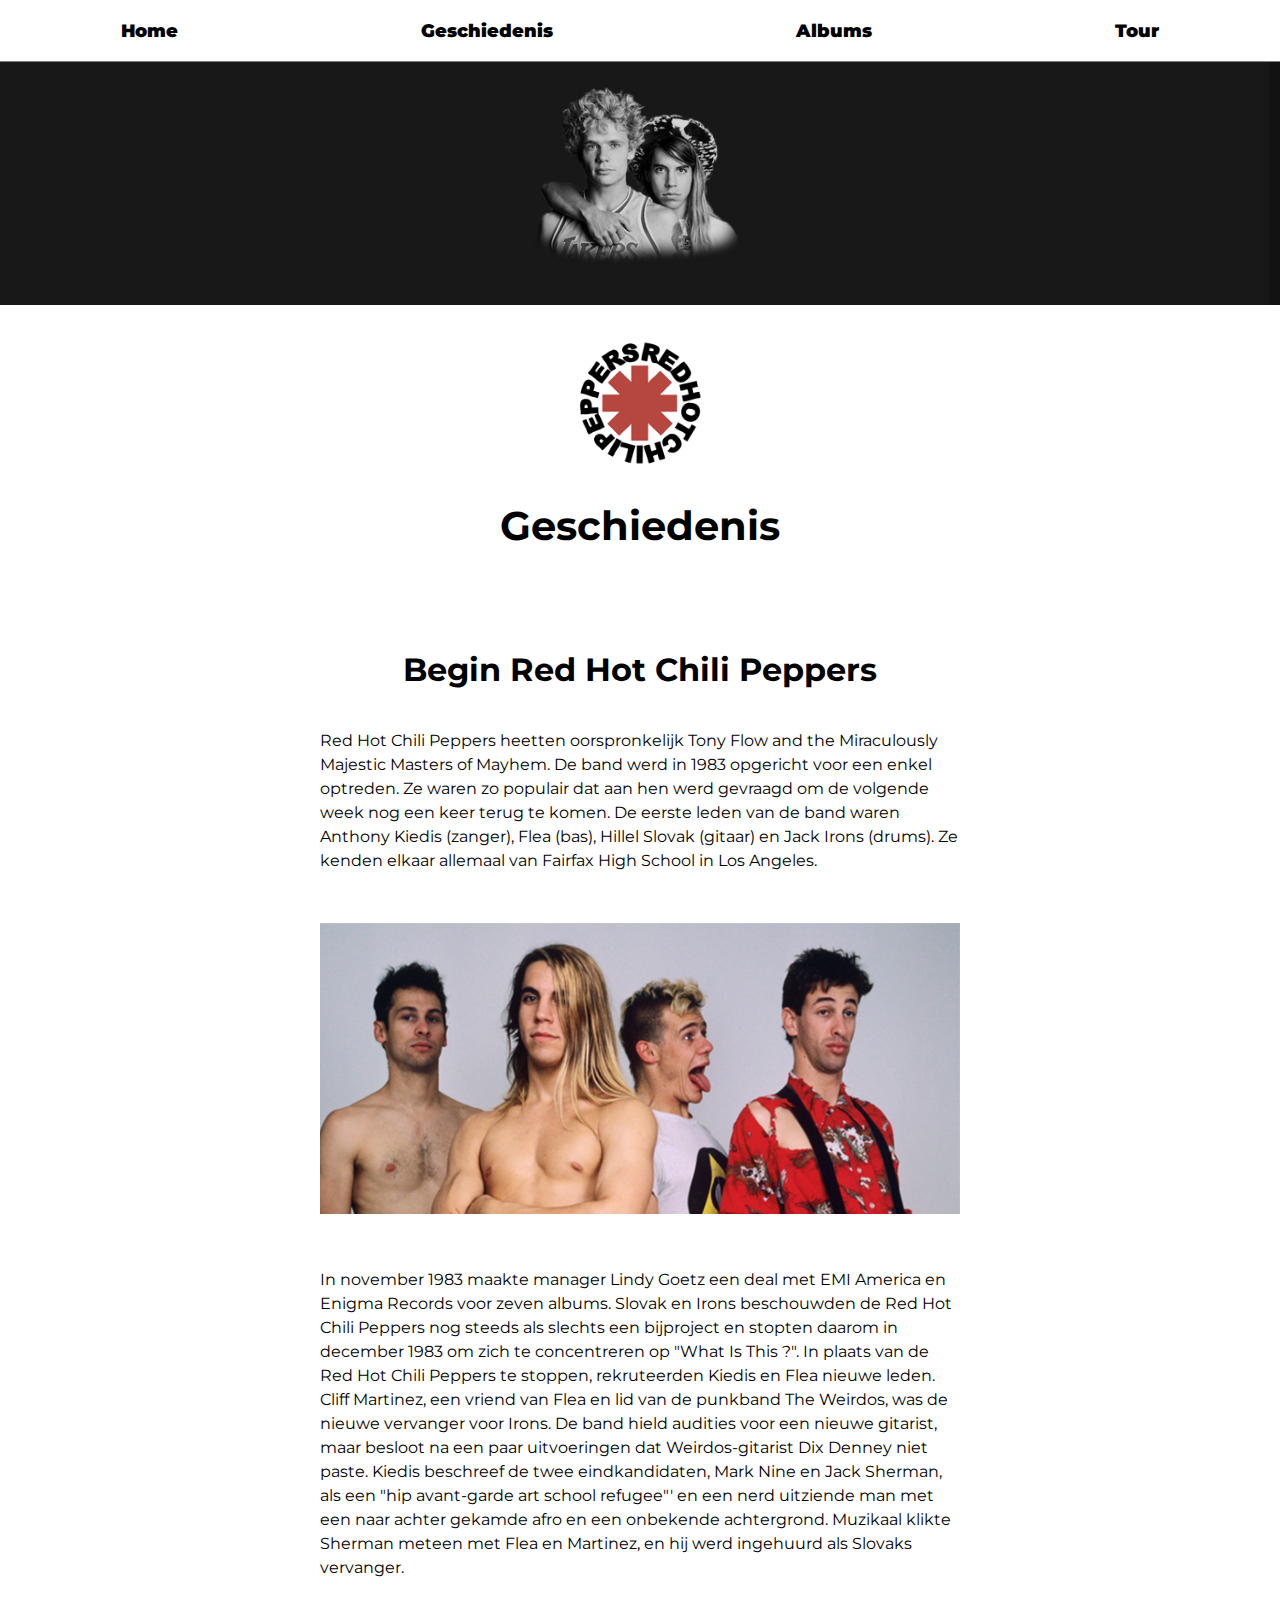
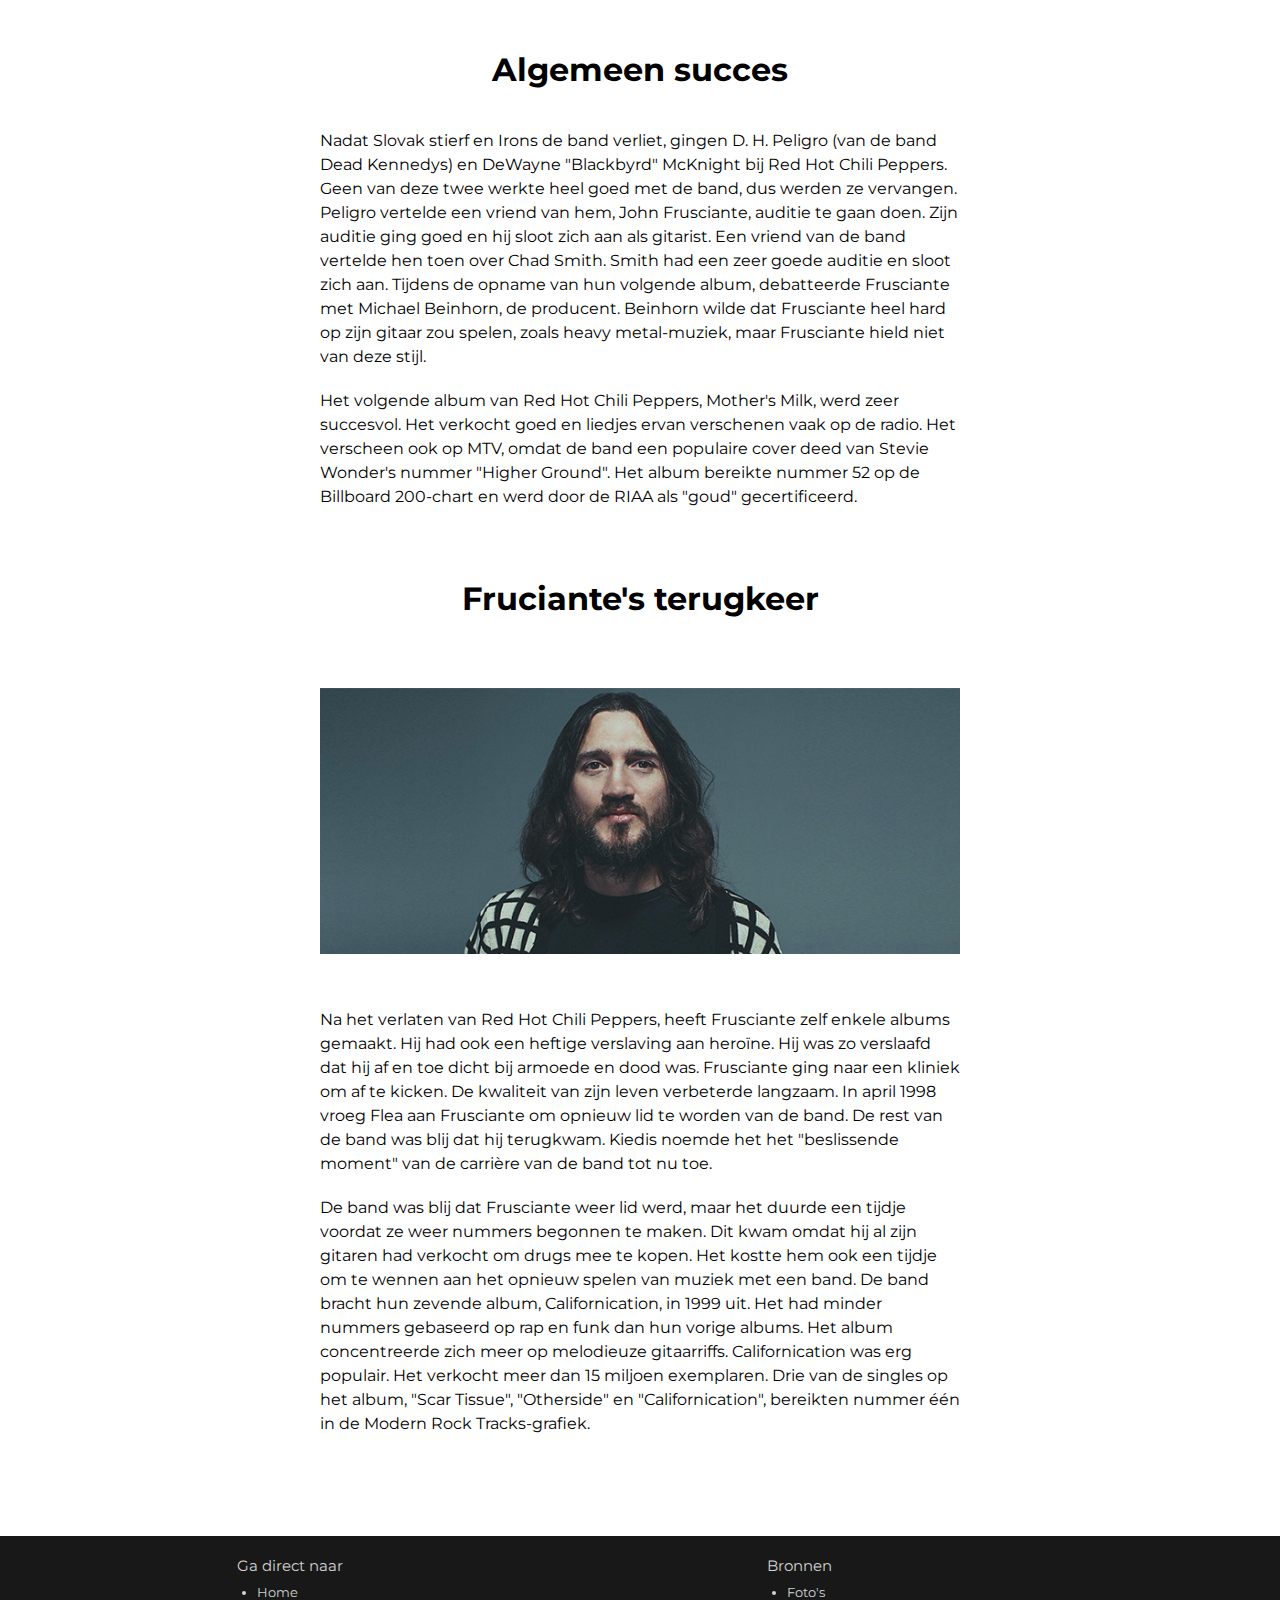
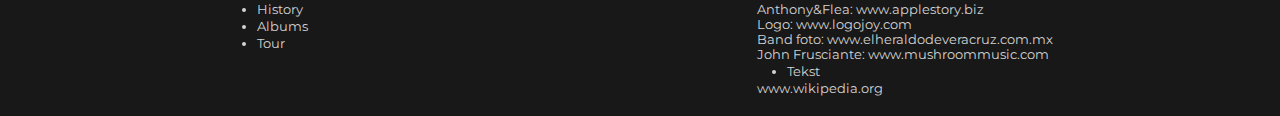
<file: internetstaandaarden/geschiedenis.html>
<!DOCTYPE html>
<html lang="nl">

<head>
    <meta charset="UTF-8">
    <meta content="width=device-width, initial-scale=1" name="viewport" />
    <title>Red Hot Chili Peppers</title>
    <link rel="stylesheet" href="style/style.css">
    <link href="https://fonts.googleapis.com/css?family=Montserrat" rel="stylesheet">
</head>

<body>

    <header>
        <nav>
            <ul>
                <li><a href="index.html">Home</a></li>
                <li><a href="geschiedenis.html">Geschiedenis</a></li>
                <li><a href="albums.html">Albums</a></li>
                <li><a href="tour.html">Tour</a></li>
            </ul>
        </nav>
    </header>

    <main>
        <figure class="headerImg">
            <img src="img/rhcp_history.jpg" alt="bandleden">
        </figure>

        <figure id="bandLogo">
            <img src="img/logo.png" alt="logo">
        </figure>

        <article>
            <h1>Geschiedenis</h1>

            <section>
                <h2>Begin Red Hot Chili Peppers</h2>
                <p>Red Hot Chili Peppers heetten oorspronkelijk Tony Flow and the Miraculously Majestic Masters of Mayhem. De band werd in 1983 opgericht voor een enkel optreden. Ze waren zo populair dat aan hen werd gevraagd om de volgende week nog een keer terug te komen. De eerste leden van de band waren Anthony Kiedis (zanger), Flea (bas), Hillel Slovak (gitaar) en Jack Irons (drums). Ze kenden elkaar allemaal van Fairfax High School in Los Angeles.</p>

                <img class="geschiedenisImg" src="img/rhcp_oldschool.jpg" alt="Red Hot Chili Peppers 1980's">

                <p>In november 1983 maakte manager Lindy Goetz een deal met EMI America en Enigma Records voor zeven albums. Slovak en Irons beschouwden de Red Hot Chili Peppers nog steeds als slechts een bijproject en stopten daarom in december 1983 om zich te concentreren op "What Is This ?". In plaats van de Red Hot Chili Peppers te stoppen, rekruteerden Kiedis en Flea nieuwe leden. Cliff Martinez, een vriend van Flea en lid van de punkband The Weirdos, was de nieuwe vervanger voor Irons. De band hield audities voor een nieuwe gitarist, maar besloot na een paar uitvoeringen dat Weirdos-gitarist Dix Denney niet paste. Kiedis beschreef de twee eindkandidaten, Mark Nine en Jack Sherman, als een "hip avant-garde art school refugee"' en een nerd uitziende man met een naar achter gekamde afro en een onbekende achtergrond. Muzikaal klikte Sherman meteen met Flea en Martinez, en hij werd ingehuurd als Slovaks vervanger.</p>
            </section>

            <section>
                <h2>Algemeen succes</h2>
                <p>Nadat Slovak stierf en Irons de band verliet, gingen D. H. Peligro (van de band Dead Kennedys) en DeWayne "Blackbyrd" McKnight bij Red Hot Chili Peppers. Geen van deze twee werkte heel goed met de band, dus werden ze vervangen. Peligro vertelde een vriend van hem, John Frusciante, auditie te gaan doen. Zijn auditie ging goed en hij sloot zich aan als gitarist. Een vriend van de band vertelde hen toen over Chad Smith. Smith had een zeer goede auditie en sloot zich aan. Tijdens de opname van hun volgende album, debatteerde Frusciante met Michael Beinhorn, de producent. Beinhorn wilde dat Frusciante heel hard op zijn gitaar zou spelen, zoals heavy metal-muziek, maar Frusciante hield niet van deze stijl.</p>

                <p>Het volgende album van Red Hot Chili Peppers, Mother's Milk, werd zeer succesvol. Het verkocht goed en liedjes ervan verschenen vaak op de radio. Het verscheen ook op MTV, omdat de band een populaire cover deed van Stevie Wonder's nummer "Higher Ground". Het album bereikte nummer 52 op de Billboard 200-chart en werd door de RIAA als "goud" gecertificeerd.</p>
            </section>

            <section>
                <h2>Fruciante's terugkeer</h2>
                <img class="geschiedenisImg" src="img/john_frusciante.jpg" alt="John Fruciante">
                <p>Na het verlaten van Red Hot Chili Peppers, heeft Frusciante zelf enkele albums gemaakt. Hij had ook een heftige verslaving aan heroïne. Hij was zo verslaafd dat hij af en toe dicht bij armoede en dood was. Frusciante ging naar een kliniek om af te kicken. De kwaliteit van zijn leven verbeterde langzaam. In april 1998 vroeg Flea aan Frusciante om opnieuw lid te worden van de band. De rest van de band was blij dat hij terugkwam. Kiedis noemde het het "beslissende moment" van de carrière van de band tot nu toe.
                </p>

                <p>De band was blij dat Frusciante weer lid werd, maar het duurde een tijdje voordat ze weer nummers begonnen te maken. Dit kwam omdat hij al zijn gitaren had verkocht om drugs mee te kopen. Het kostte hem ook een tijdje om te wennen aan het opnieuw spelen van muziek met een band. De band bracht hun zevende album, Californication, in 1999 uit. Het had minder nummers gebaseerd op rap en funk dan hun vorige albums. Het album concentreerde zich meer op melodieuze gitaarriffs. Californication was erg populair. Het verkocht meer dan 15 miljoen exemplaren. Drie van de singles op het album, "Scar Tissue", "Otherside" en "Californication", bereikten nummer één in de Modern Rock Tracks-grafiek.</p>
            </section>
        </article>

    </main>

    <footer>
        <ul>
            <li class="ulHead">Ga direct naar</li>
            <li><a href="index.html">Home</a></li>
            <li><a href="geschiedenis.html">History</a></li>
            <li><a href="albums.html">Albums</a></li>
            <li><a href="tour.html">Tour</a></li>
        </ul>

        <ul>
            <li class="ulHead">Bronnen
            <li>Foto's
            <li class="footerBron">Anthony&amp;Flea: <a href="http://www.applestory.biz/anthony-kiedis-and-ione-skye.html" target="_blank">www.applestory.biz</a></li>
            <li class="footerBron">Logo: <a href="https://logojoy.com/rhcp/" target="_blank">www.logojoy.com</a></li>
            <li class="footerBron">Band foto: <a href="http://elheraldodeveracruz.com.mx/sociales/44177-los-red-hot-chili-peppers-volveran-a-mexico.html" target="_blank">www.elheraldodeveracruz.com.mx</a></li>
            <li class="footerBron">John Frusciante: <a href="https://mushroommusic.com/songwriters/john-frusciante/" target="_blank">www.mushroommusic.com</a></li>
            <li>Tekst</li>
            <li class="footerBron"><a href="https://en.wikipedia.org/wiki/Red_Hot_Chili_Peppers" target="_blank">www.wikipedia.org</a></li>
        </ul>
    </footer>

</body>

</html>
</file>
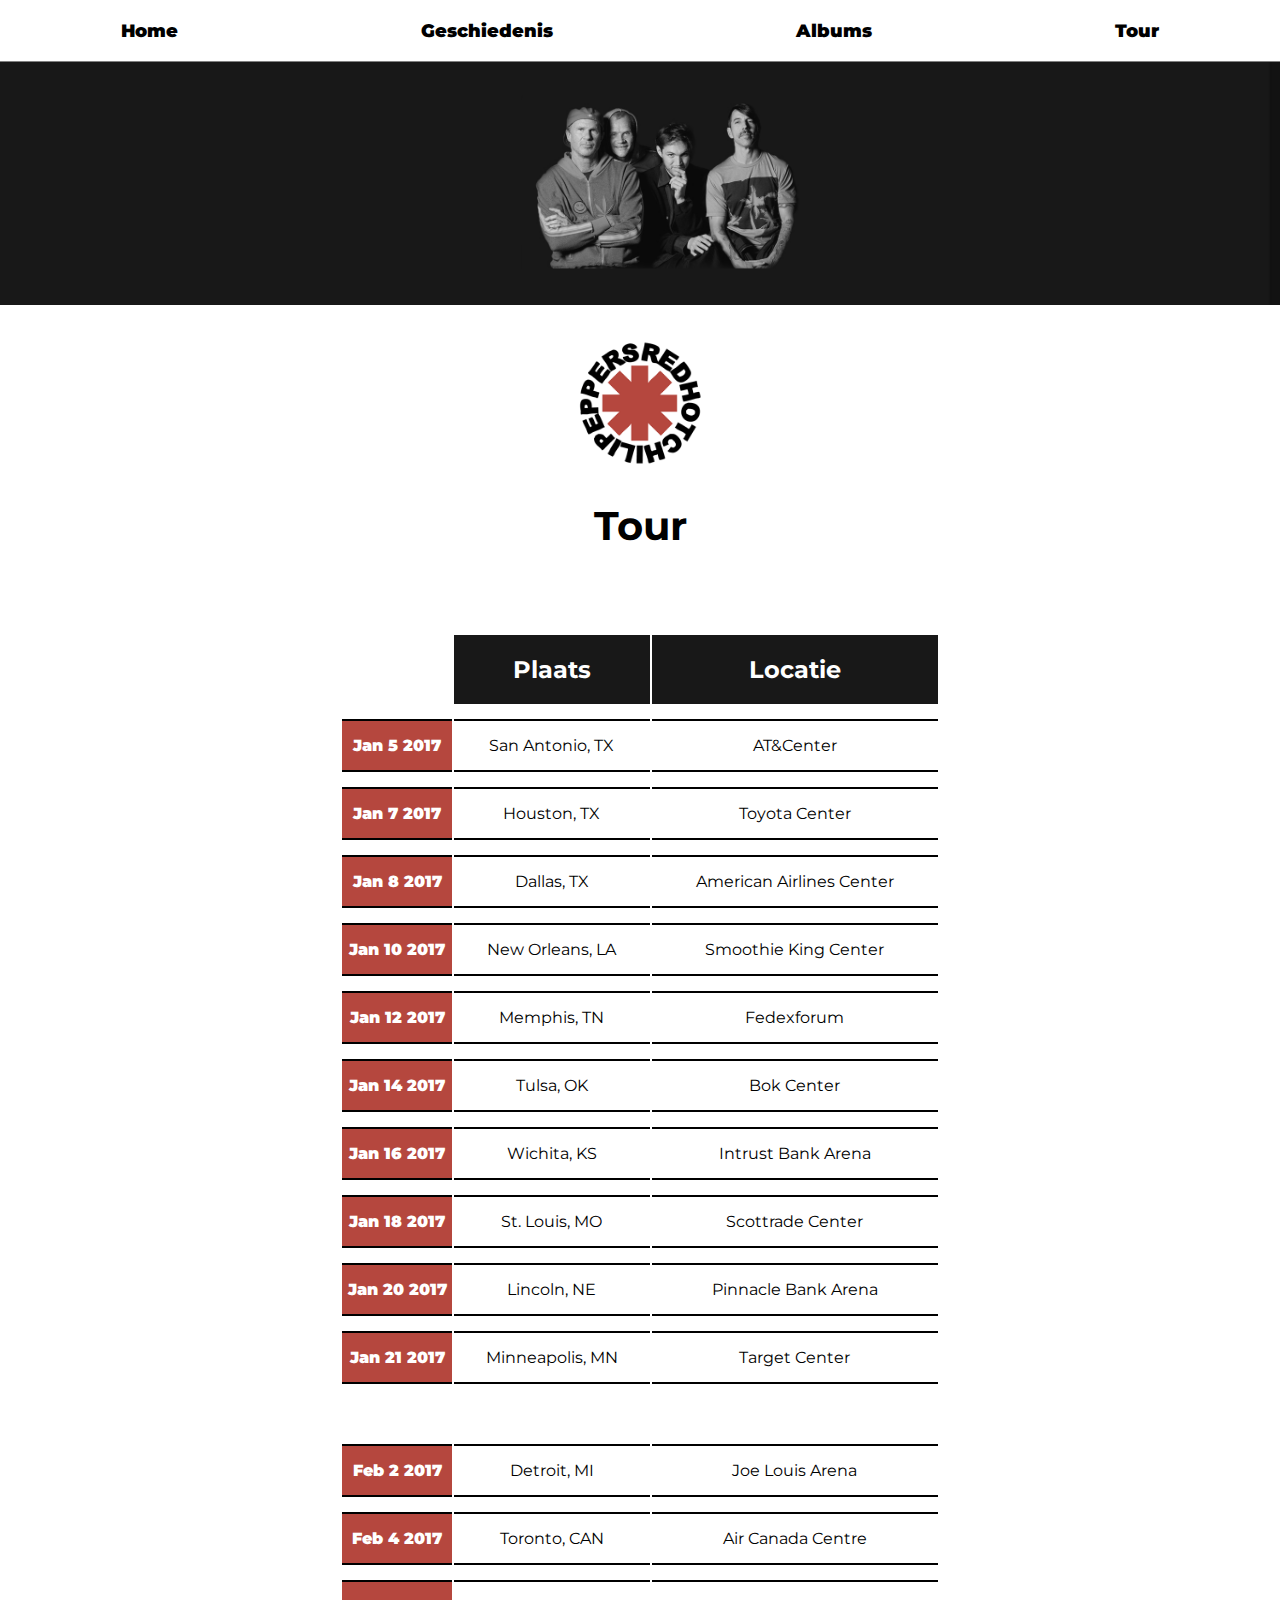
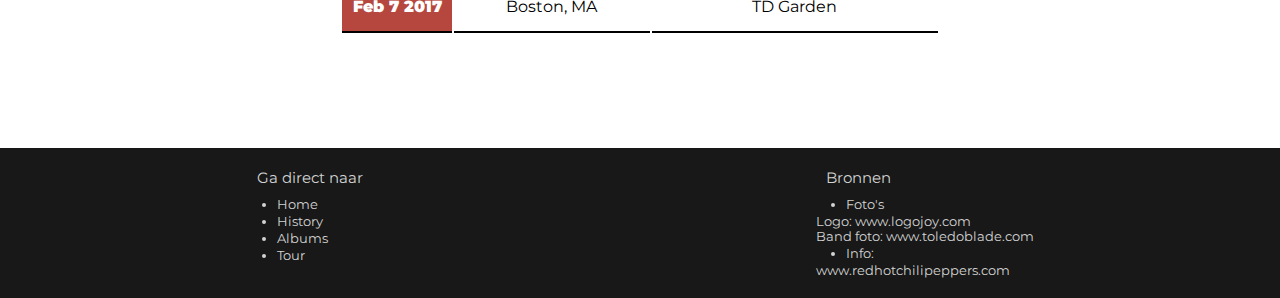
<file: internetstaandaarden/tour.html>
<!DOCTYPE html>
<html lang="nl">

<head>
    <meta charset="UTF-8">
    <meta content="width=device-width, initial-scale=1" name="viewport" />
    <title>Red Hot Chili Peppers</title>
    <link rel="stylesheet" href="style/style.css">
    <link href="https://fonts.googleapis.com/css?family=Montserrat" rel="stylesheet">
</head>

<body>

    <header>
        <nav>
            <ul>
                <li><a href="index.html">Home</a></li>
                <li><a href="geschiedenis.html">Geschiedenis</a></li>
                <li><a href="albums.html">Albums</a></li>
                <li><a href="tour.html">Tour</a></li>
            </ul>
        </nav>
    </header>

    <main>
        <figure class="headerImg">
            <img src="img/rhcp_tour.jpg" alt="bandleden">
        </figure>

        <figure id="bandLogo">
            <img src="img/logo.png" alt="logo">
        </figure>

        <h1>Tour</h1>

        <table>
            <tr>
                <th id="thDate"></th>
                <th>Plaats</th>
                <th>Locatie</th>
            </tr>
            <tr>
                <td class="tableDate">Jan 5 2017</td>
                <td>San Antonio, TX</td>
                <td>AT&amp;Center</td>
            </tr>
            <tr>
                <td class="tableDate">Jan 7 2017</td>
                <td>Houston, TX</td>
                <td>Toyota Center</td>
            </tr>
            <tr>
                <td class="tableDate">Jan 8 2017</td>
                <td>Dallas, TX</td>
                <td>American Airlines Center</td>
            </tr>
            <tr>
                <td class="tableDate">Jan 10 2017</td>
                <td>New Orleans, LA</td>
                <td>Smoothie King Center</td>
            </tr>
            <tr>
                <td class="tableDate">Jan 12 2017</td>
                <td>Memphis, TN</td>
                <td>Fedexforum</td>
            </tr>
            <tr>
                <td class="tableDate">Jan 14 2017</td>
                <td>Tulsa, OK</td>
                <td>Bok Center</td>
            </tr>
            <tr>
                <td class="tableDate">Jan 16 2017</td>
                <td>Wichita, KS</td>
                <td>Intrust Bank Arena</td>
            </tr>
            <tr>
                <td class="tableDate">Jan 18 2017</td>
                <td>St. Louis, MO</td>
                <td>Scottrade Center</td>
            </tr>
            <tr>
                <td class="tableDate">Jan 20 2017</td>
                <td>Lincoln, NE</td>
                <td>Pinnacle Bank Arena</td>
            </tr>
            <tr>
                <td class="tableDate">Jan 21 2017</td>
                <td>Minneapolis, MN</td>
                <td>Target Center</td>
            </tr>
            <!--De td heeft een class ipv de tr, omdat de tr niet werk-->
            <tr>
                <td class="tdEmpty"></td>
                <td class="tdEmpty"></td>
                <td class="tdEmpty"></td>
            </tr>
            <tr>
                <td class="tableDate">Feb 2 2017</td>
                <td>Detroit, MI</td>
                <td>Joe Louis Arena</td>
            </tr>
            <tr>
                <td class="tableDate">Feb 4 2017</td>
                <td>Toronto, CAN</td>
                <td>Air Canada Centre</td>
            </tr>
            <tr>
                <td class="tableDate">Feb 7 2017</td>
                <td>Boston, MA</td>
                <td>TD Garden</td>
            </tr>
        </table>
    </main>

    <footer>
        <ul>
            <li class="ulHead">Ga direct naar</li>
            <li><a href="index.html">Home</a></li>
            <li><a href="geschiedenis.html">History</a></li>
            <li><a href="albums.html">Albums</a></li>
            <li><a href="tour.html">Tour</a></li>
        </ul>

        <ul>
            <li class="ulHead">Bronnen
            <li>Foto's
            <li class="footerBron">Logo: <a href="https://logojoy.com/rhcp/" target="_blank">www.logojoy.com</a></li>
            <li class="footerBron">Band foto: <a href="https://www.toledoblade.com/a-e/music-theater-dance/2012/04/14/Red-Hot-Chili-Peppers-putting-best-foot-forward-for-rock-hall/stories/201204140008?abnpageversion=evoke" target="_blank">www.toledoblade.com</a></li>
            <li>Info:
            <li class="footerBron"><a href="https://redhotchilipeppers.com/tour/past?direction=asc&year=2018" target="_blank">www.redhotchilipeppers.com</a></li>
        </ul>
    </footer>

</body>

</html>
</file>
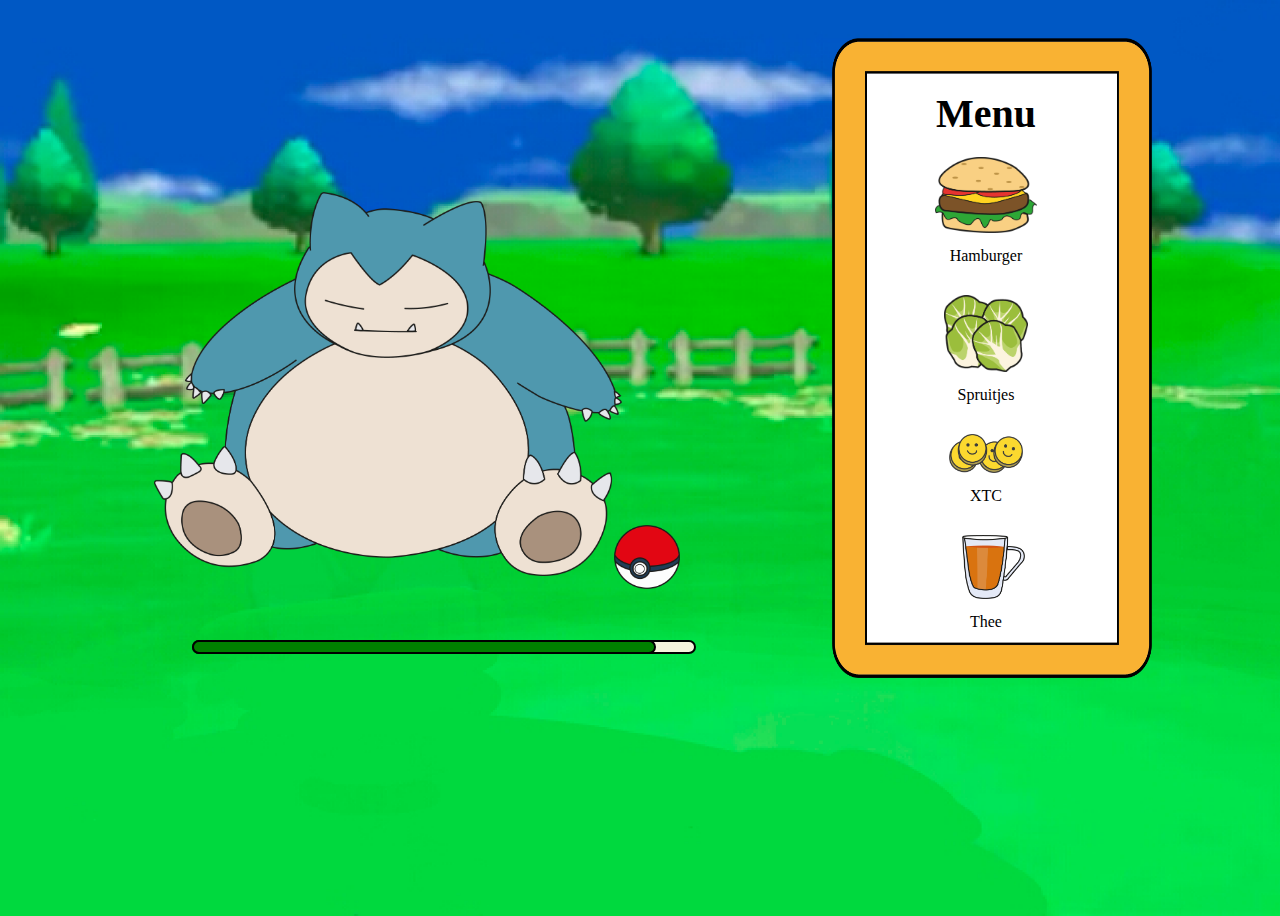
<file: programmeren/snorlax.html>
<!DOCTYPE html>
<html lang="en">
<head>
    <meta charset="UTF-8">
    <title>Mr. Snor</title>
    <link rel="stylesheet" href="css/stylesheet.css">
</head>
<body>
    <img id="lichaam" src="img/lichaam.png" alt="lichaam">
    <img id="hoofd" src="img/normaal.png" alt="normaalHoofd">
    <img id="pokeball" src="img/pokeball.png" alt="bal">
    <img id="bord" src="img/menu.png" alt="bord">
     
    <div id="menu">
       <h1>Menu</h1>
        <img id="burger" src="img/burger.png" alt="burger">
        <p>Hamburger</p>
        <img id="spruitjes" src="img/spruitjes.png" alt="spruitjes">
        <p>Spruitjes</p>
        <img id="xtc" src="img/xtc.png" alt="xtc">
        <p>XTC</p>
        <img id="thee" src="img/thee.png" alt="thee">
        <p>Thee</p>
    </div>
    
    <div id="grijzeBalk">
    </div>
    
    <p id="hp"></p>
    
    <div id="health">
    </div>
    
    <p id="metadata"></p>
    
    <script src="js/javascript.js"></script>
</body>
</html>
</file>
<file: style/style.css>
/*---------Algemeen---------*/

* {
    margin: 0px;
    padding: 0px;
}

::selection {
    background: orange;
    color: white;
}

html {
    width: 100%;
}

body {
    font-family: 'Montserrat', sans-serif;
}

main {
    width: 70%;
    margin: auto;
}

section {
    margin: 0px auto 0px auto;
    width: 50vw;
    min-width: 200px;
}

h1 {
    text-align: center;
    margin: 50px auto 0px;
    font-size: 2.5em;
}

h2 {
    text-align: center;
    margin: auto;
}

p {
    margin: 20px auto;
    max-width: 800px;
    line-height: 1.5em;
    color: dimgrey;
}

a {
    color: orange;
}

img {
    box-shadow: 0 4px 8px 0 rgba(0, 0, 0, 0.2);
    margin: 20px auto;
    width: 100%;
}

/*---------Menu---------*/

header ul {
    text-align: center;
    display: flex;
    flex-wrap: wrap;
    justify-content: space-between;
    list-style-type: none;
    margin: 20px 0;
    width: 70vw;
    margin: auto;
}

header li {
    padding: 20px 40px 20px 0;
    font-size: 1em;
}

#portfolioMenu {
    margin-right: auto;
    padding: 20px 30px 20px 0;
    font-size: 1.4em;
    font-weight: bold;
    font-family: 'Raleway';
}

#portfolioMenu a:hover {
    text-decoration: none;
    color: black;
}

header a {
    text-decoration: none;
    color: black;
    padding: 20px 0px;
    font-size: 1em;
}

header li a:hover {
    text-decoration: underline;
    color: orange;
    transition: 0.3s;
}

/*---------Over mij---------*/

#homeInfo {
    width: 100%;
    margin: auto;
    min-width: 200px;
}

#homeInfo h1 {
    text-align: left;
}

#homeInfo ul {
    margin: auto 0px auto 20px;
    color: dimgrey;
}

#homeInfo img {
    float: right;
    margin: 0 0 auto 30px;
    width: 35%;
    min-width: 250px;
    max-width: 275px;
    box-shadow: 0 4px 8px 0 rgba(0, 0, 0, 0.2);
    transition: all 0.5s;
}

#homeInfo p {
    max-width: 500px;
    margin: 20px auto 0 0;
}

/*---------Projecten pagina---------*/

#lowlandsTel {
    display: flex;
    flex-wrap: wrap;
    margin: 10px auto 0;
    max-width: 800px;
}

#lowlandsTel img {
    width: 40%;
    min-width: 150px;
    max-width: 400px;
    height: 60%;
    margin: 20px 0 0 20px;
}

#lowlandsTel p {
    min-width: 100px;
    width: 50%;
    margin: 20px auto 0 0;
}

/*---------Poster deel---------*/

.posters {
    display: flex;
    flex-wrap: wrap;
    margin: 30px auto;
}

.illustrator {
    width: 41%;
    min-width: 250px;
    height: 58%;
    margin: 20px auto;
    padding: auto;
    box-shadow: 0 4px 8px 0 rgba(0, 0, 0, 0.2);
    transition: all 0.5s;
}

.illustrator:hover {
    box-shadow: 0 2px 4px 0 rgba(0, 0, 0, 0.2);
    width: 44%;
}

.posters p {
    width: 45%;
    min-width: 250px;
    margin: 20px auto;
}

/*---------Footer---------*/

#footerHome {
    width: 100%;
    background-color: #181818;
    height: 40px;
    margin-top: 400px;
}

footer {
    background-color: #181818;
    height: 40px;
    margin: 100px auto 0;
    bottom: 0px;
    width: 100vw:
}

/*---------Media queries---------*/

@media screen and (max-width: 1000px) {

    #homeInfo img {
        margin: 30px 30px auto 10%;
    }
}

@media screen and (max-width: 710px) {

    /*---------Over Mij pagina---------*/
    #homeInfo img {
        margin: 30px auto 30px 50px;
        float: none;
        display: block;
    }

    /*---------Projecten pagina---------*/
    #lowlandsTel {
        display: contents;
        margin-top: 10px;
    }

    #lowlandsTel img {
        width: 100%;
        margin: 20px 0 0 0;
    }

    #lowlandsTel p {
        width: 100%;
        margin: 0 auto 0 0;
    }

    .illustrator {
        width: 75%;
    }

    .illustrator:hover {
        width: 80%;
        box-shadow: 0 4px 8px 0 rgba(0, 0, 0, 0.2);
    }

    .posters p {
        width: 80vw;
    }

}

@media screen and (max-width: 500px) {
    main {
        width: 80%;
    }

    section {
        width: 80vw;
        margin: auto;
    }

    h1 {
        font-size: 2em;
    }

    header ul {
        width: 80vw;
    }

    #homeInfo img {
        margin: 30px auto 0;
        float: none;
    }

    #homeInfo p {
        width: 90%;
        margin: 30px auto;
    }

    .illustrator {
        width: 90%;
    }

    .illustrator:hover {
        width: 90%;
        box-shadow: 0 4px 8px 0 rgba(0, 0, 0, 0.2);
    }
}
</file>
<file: internetstaandaarden/style/style.css>
* {
    padding: 0px;
    margin: 0px;
}

body {
    background-color: white;
    margin: 0 auto;
    font-family: 'Montserrat', sans-serif;
}

/*Aanpassing van de kleur als je tekst selecteerd*/
::selection {
    background: #b5473e;
    color: white;
}

header ul {
    background-color: white;
    text-align: center;
    display: flex;
    justify-content: space-around;
    border-bottom: 1px solid gray;
    list-style-type: none;
}

header ul li {
    padding: 20px 0px;
}

header ul li a:hover {
    text-decoration: underline;
    color: #b5473e;
}

header ul li a {
    color: black;
    font-weight: 1000;
    font-size: 1.1em;
    text-decoration: none;
}

section {
    margin: 70px auto 0px auto;
    width: 50%;
    min-width: 300px;
}

img {
    width: 100%;
}

section img {
    margin: 30px auto;
}

#homeInfo {
    margin: 30px auto;
}

h1 {
    text-align: center;
    padding: 30px;
    font-size: 2.5em;
}

h2 {
    text-align: center;
    margin: 0px auto 40px auto;
    font-size: 2em;
}

p {
    max-width: 900px;
    margin: 20px auto;
    line-height: 1.5em;
}

.headerImg {
    width: 100%;
    padding-bottom: 30px;
    margin: auto;
}

#bandLogo {
    width: 10vw;
    margin: auto;
}

footer {
    background-color: #181818;
    margin-top: 100px;
    padding: 20px;
    font-size: 0.8em;
}

footer ul {
    min-width: 100px;
}

footer ul li {
    color: lightgray;
    margin: 2px 30px;
    max-width: 400px;
}

footer ul li a {
    color: lightgray;
    text-decoration: none;
}

footer ul li a:hover {
    text-decoration: underline;
}

footer {
    display: flex;
    justify-content: space-around;
}

li.footerBron {
    list-style-type: none;
    max-width: 350px;
    min-width: 100px;
    margin: auto;
}

.ulHead {
    margin: 0px 0px 10px 10px;
    list-style-type: none;
    font-size: 1.2em;
    color: lightgray;
}

#albumDiv section {
    margin: 0px auto;
}

#h1Albums {
    margin-bottom: 50px;
}

div h2 {
    margin: 0px;
}

.albumCover {
    min-width: 50vw;
    margin: auto;
}

.albumInfo {
    padding-bottom: 0px;
}

.albumCover img,
iframe {
    width: 30vw;
    min-width: 300px;
    display: flex;
    margin: auto;
}

iframe {
    height: 180px;
    border: 0px;
}

#albumDiv {
    display: flex;
    flex-wrap: wrap;
}


iframe + p {
    min-width: 300px;
    height: 360px;
    margin: 30px auto 0px auto;
    width: 30vw;
}

.albumYear {
    font-size: 1.6em;
    text-align: center;
    margin: 0px auto 30px auto;
}

table {
    margin: 40px auto;
    width: 55%;
    text-align: center;
    border-spacing: 2px 15px;
    max-width: 600px;
}

td {
    padding: 15px 5px;
    border-top: 2px solid;
    border-bottom: 2px solid;
}

th {
    font-size: 1.5em;
    padding: 20px;
    font-weight: 2000;
    background-color: #181818;
    color: white;
}

.tableDate {
    background-color: #b5473e;
    color: white;
    font-weight: 1000;
    width: 100px;
    border-top: 2px solid black;
    border-bottom: 2px solid black;
}

/*De td heeft een class ipv de tr, omdat de tr niet werk*/
.tdEmpty {
    border-top: 0px;
    border-bottom: 0px;
}

#thDate {
    border: 0px;
    width: 0px;
    background-color: white;
}

/*Verandering bij kleiner scherm*/
@media (min-width: 320px) and (max-width: 500px) {
    
    nav {
        font-size: 0.8em;
    }

    section img {
        width: 100%;
        margin: 15px auto;
    }
    
    section, .albumCover img, iframe, iframe + p {
        min-width: 80vw;
        margin: auto;
    }
    
    section {
        width: 80vw;
    }
    
    <!-- Als je de headerImg wil vergroten op telefoon moet je alle fotos vergroten en dan in de mediaquery plaatsen-->
    <!-- Het bandlogo moet groter-->
    <!-- Constant gebruik van reelafstand tussen koppen-->
    
    #albumDiv {
        flex-direction: column;
    }

    .footerBron {
        max-width: 200px;
    }
    
    iframe+p {
        margin: 20px 0px 0px 0px;
    }

    #pFreakystyley {
        height: 370px;
    }

    #pUMPP {
        height: 450px;
    }

    #pBTW {
        height: 400px;
    }

    #pBSSM,
    #pCaliforniacation,
    #pStadiumArcadium {
        height: 340px;
    }

}
</file>
<file: programmeren/css/stylesheet.css>
body {
    /*link background: https://www.shvpl.info/imagepgkl-pokemon-battle-background.htm*/
    background-image: url(../img/background.png);
    background-size: cover;
    background-repeat: no-repeat;
    height: 100vh;
    margin: 0px;
    padding: 0px;
    font-family: open sans;
    font-weight: 100;
}

#menu {
    position: absolute;
    top: 7vw;
    right: 19vw;
    text-align: center;
    margin: 0px;
}

#menu p {
    margin: 10px 0px 30px 0px;
}

#menu h1 {
    margin: 0px 0px 20px 0px;
    font-size: 2.5em;
}

#burger,
#spruitjes {
    height: 6vw;
}

#bord {
    position: absolute;
    top: 3vw;
    right: 10vw;
    height: 50vw;
    width: 25vw;
}

#xtc {
    height: 3vw;
}

#thee {
    margin: auto auto auto 15px;
    height: 5vw;
}

#lichaam {
    position: absolute;
    top: 20vw;
    left: 12vw;
    height: 25vw;
}

#pokeball {
    position: absolute;
    top: 41vw;
    left: 48vw;
    height: 5vw;
}

#hoofd,
#blij {
    position: absolute;
    top: 15vw;
    left: 23vw;
    height: 13vw;
}

#grijzeBalk {
    position: absolute;
    top: 50vw;
    left: 15vw;
    height: 10px;
    width: 500px;
    border-radius: 10px;
    border: 2px solid;
    background-color: beige;
}

#health {
    position: absolute;
    top: 50vw;
    left: 15vw;
    height: 10px;
    width: 500px;
    border-radius: 10px;
    border: 2px solid;
}

#metadata {
    position: absolute;
    bottom: 1%;
    right: 11.5%;
}

.onzichtbaar {
    opacity: 0;
}

.zichtbaar {
    opacity: 100;
}

.greenColor {
    background-color: green;
}

.yellowColor {
    background-color: #F5D834;
}

.redColor {
    background-color: red;
}

.daling {
    width:  -1;
}
</file>
